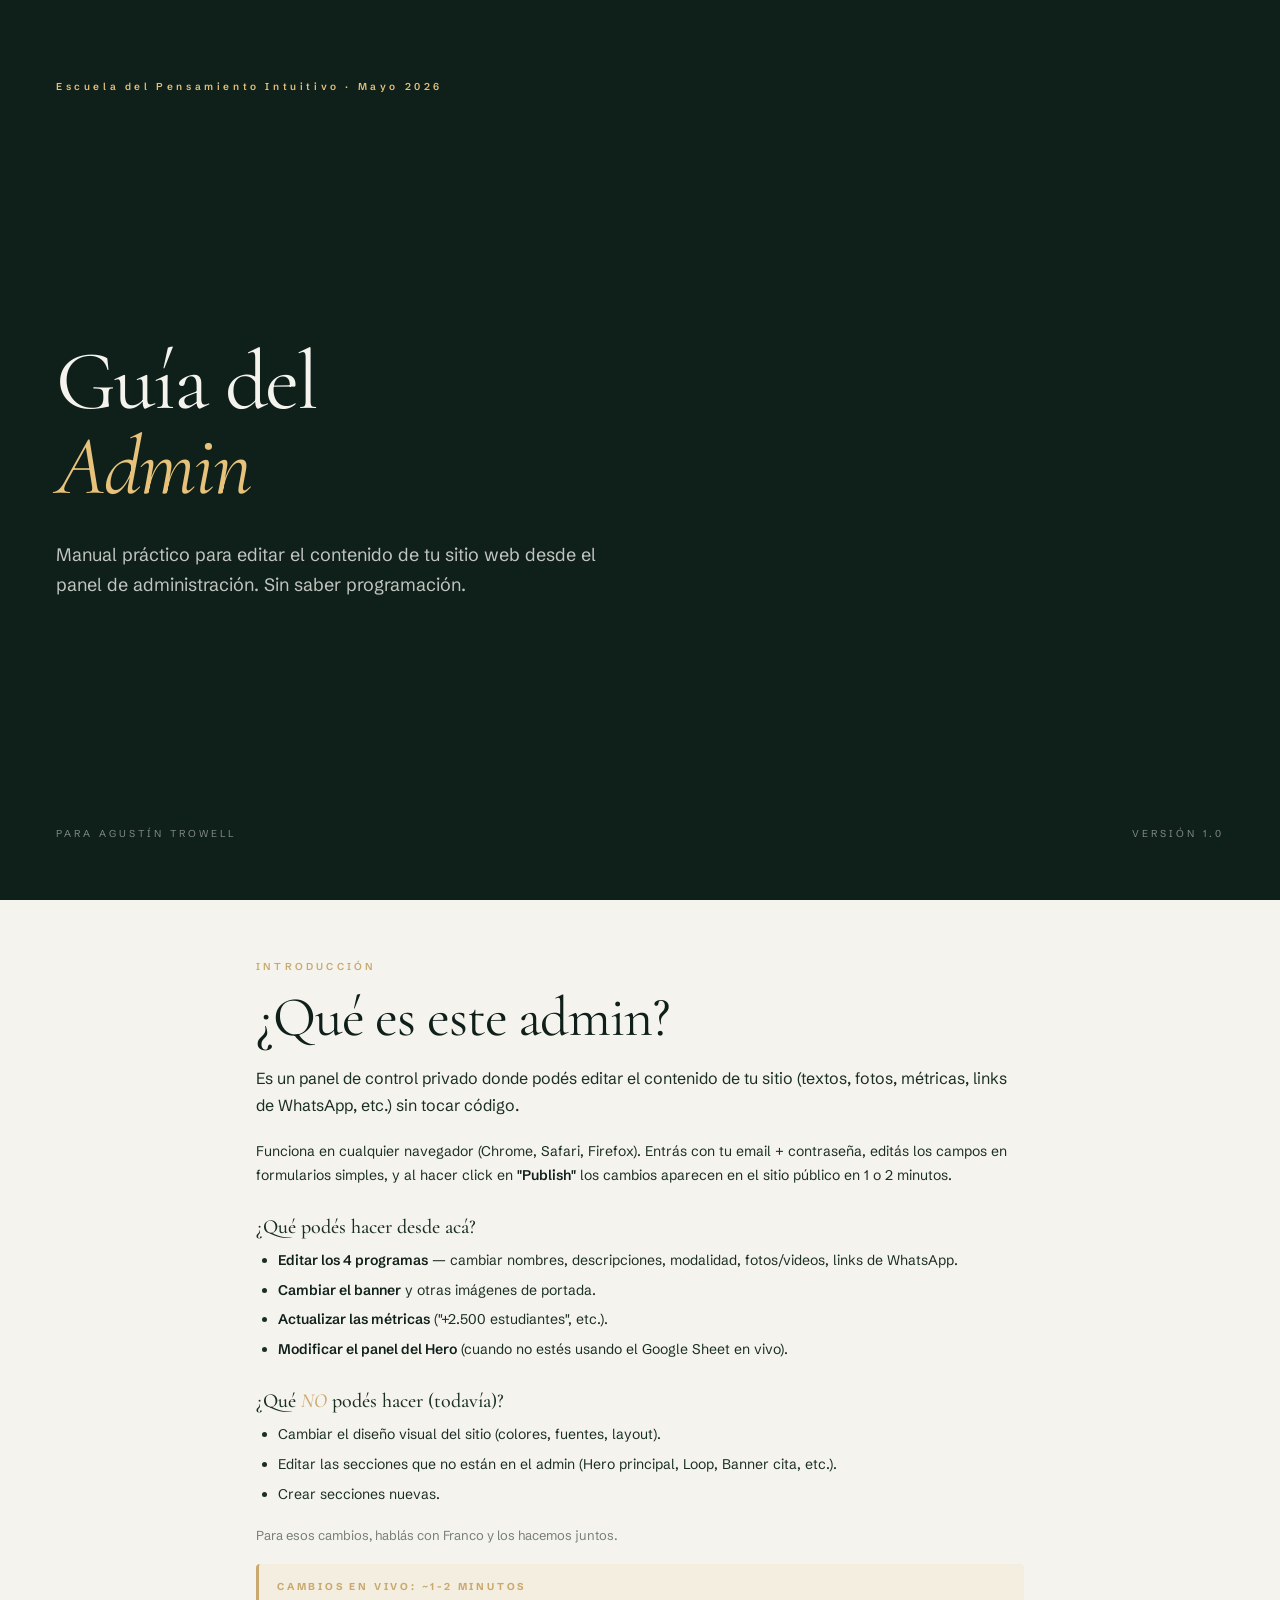
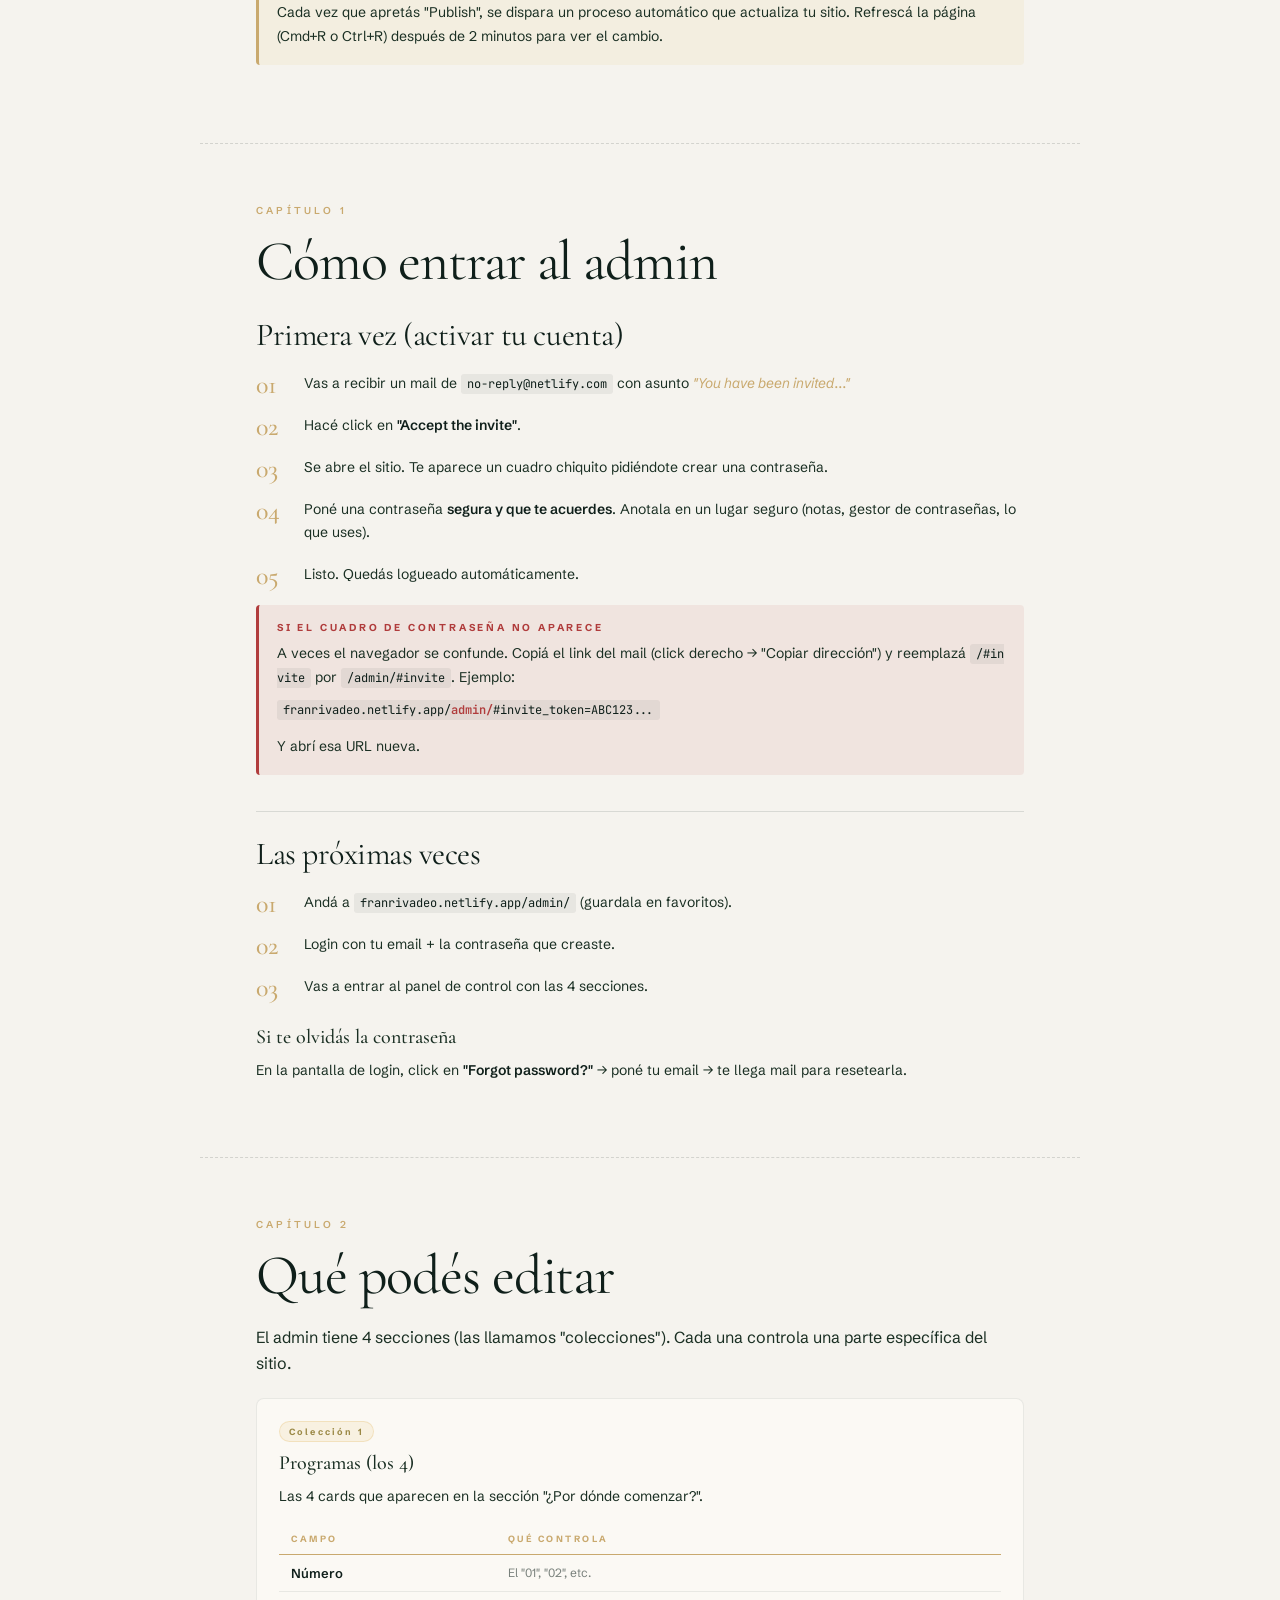
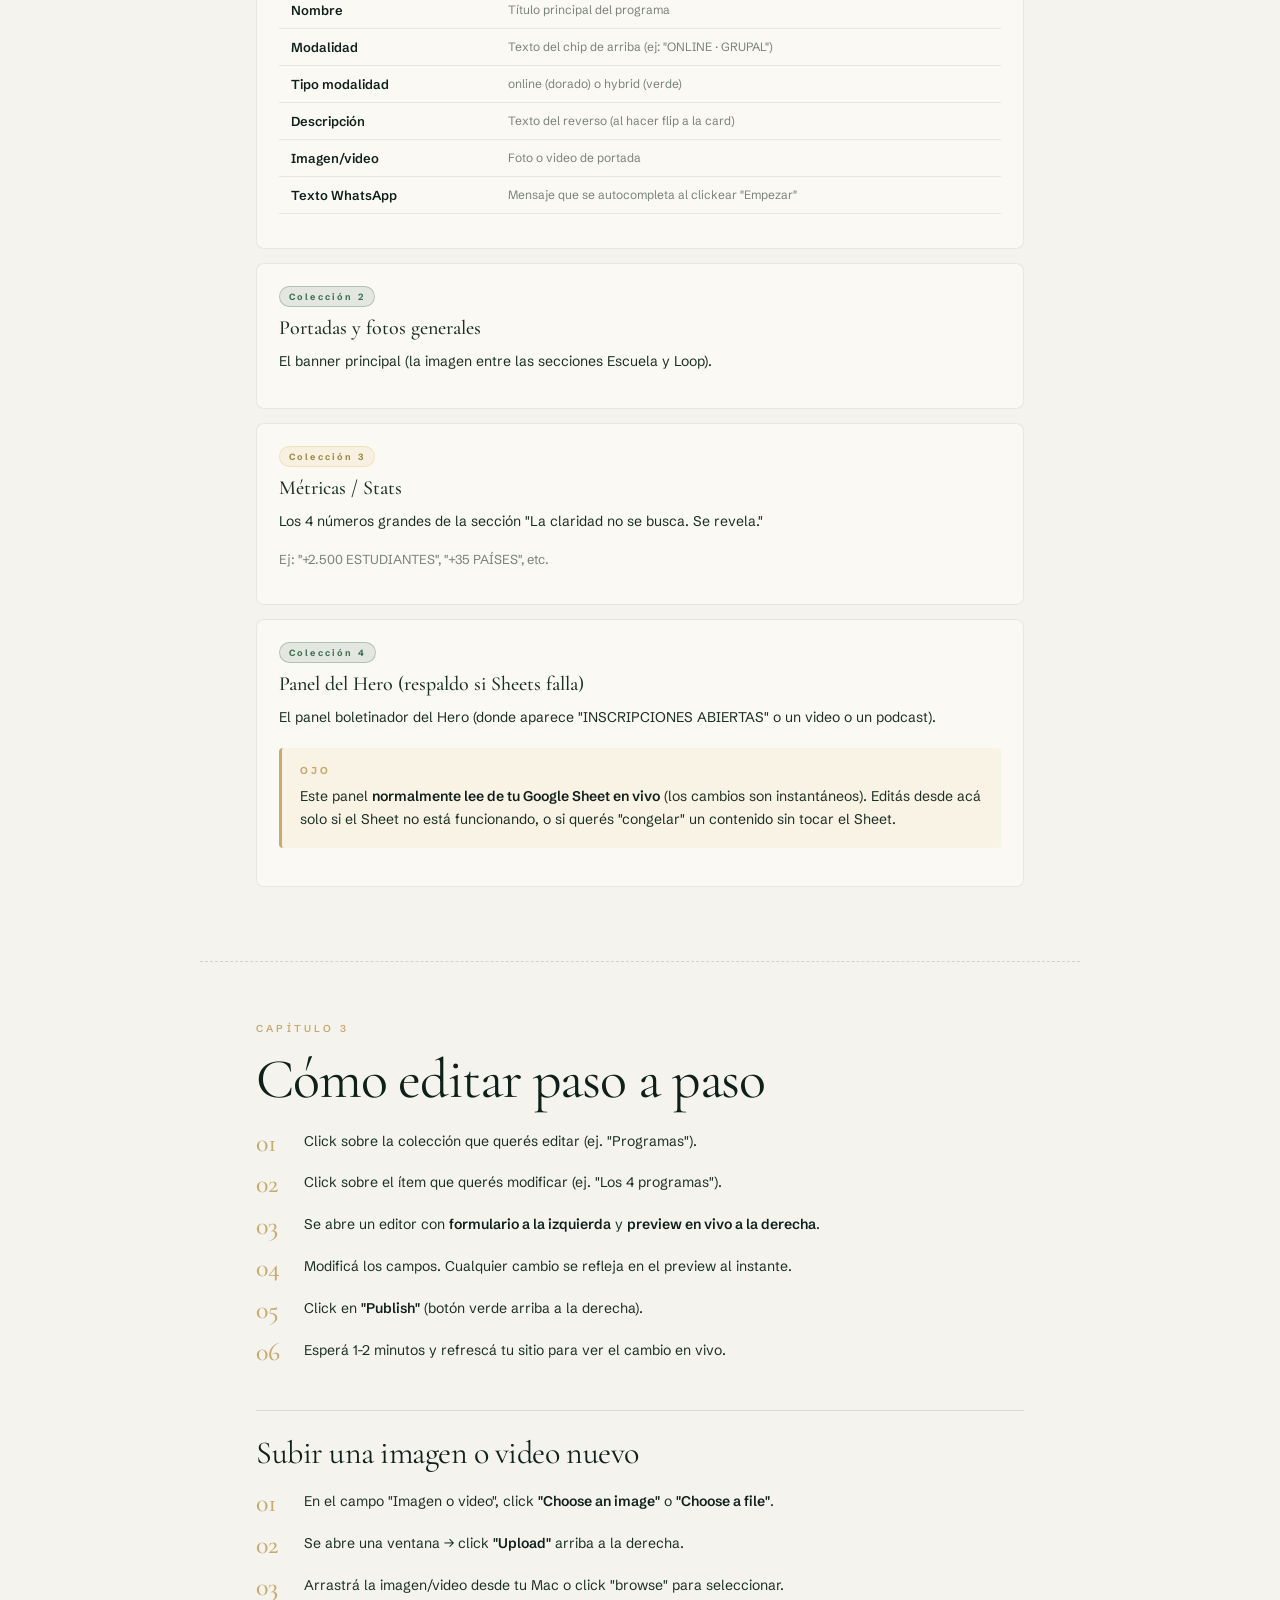
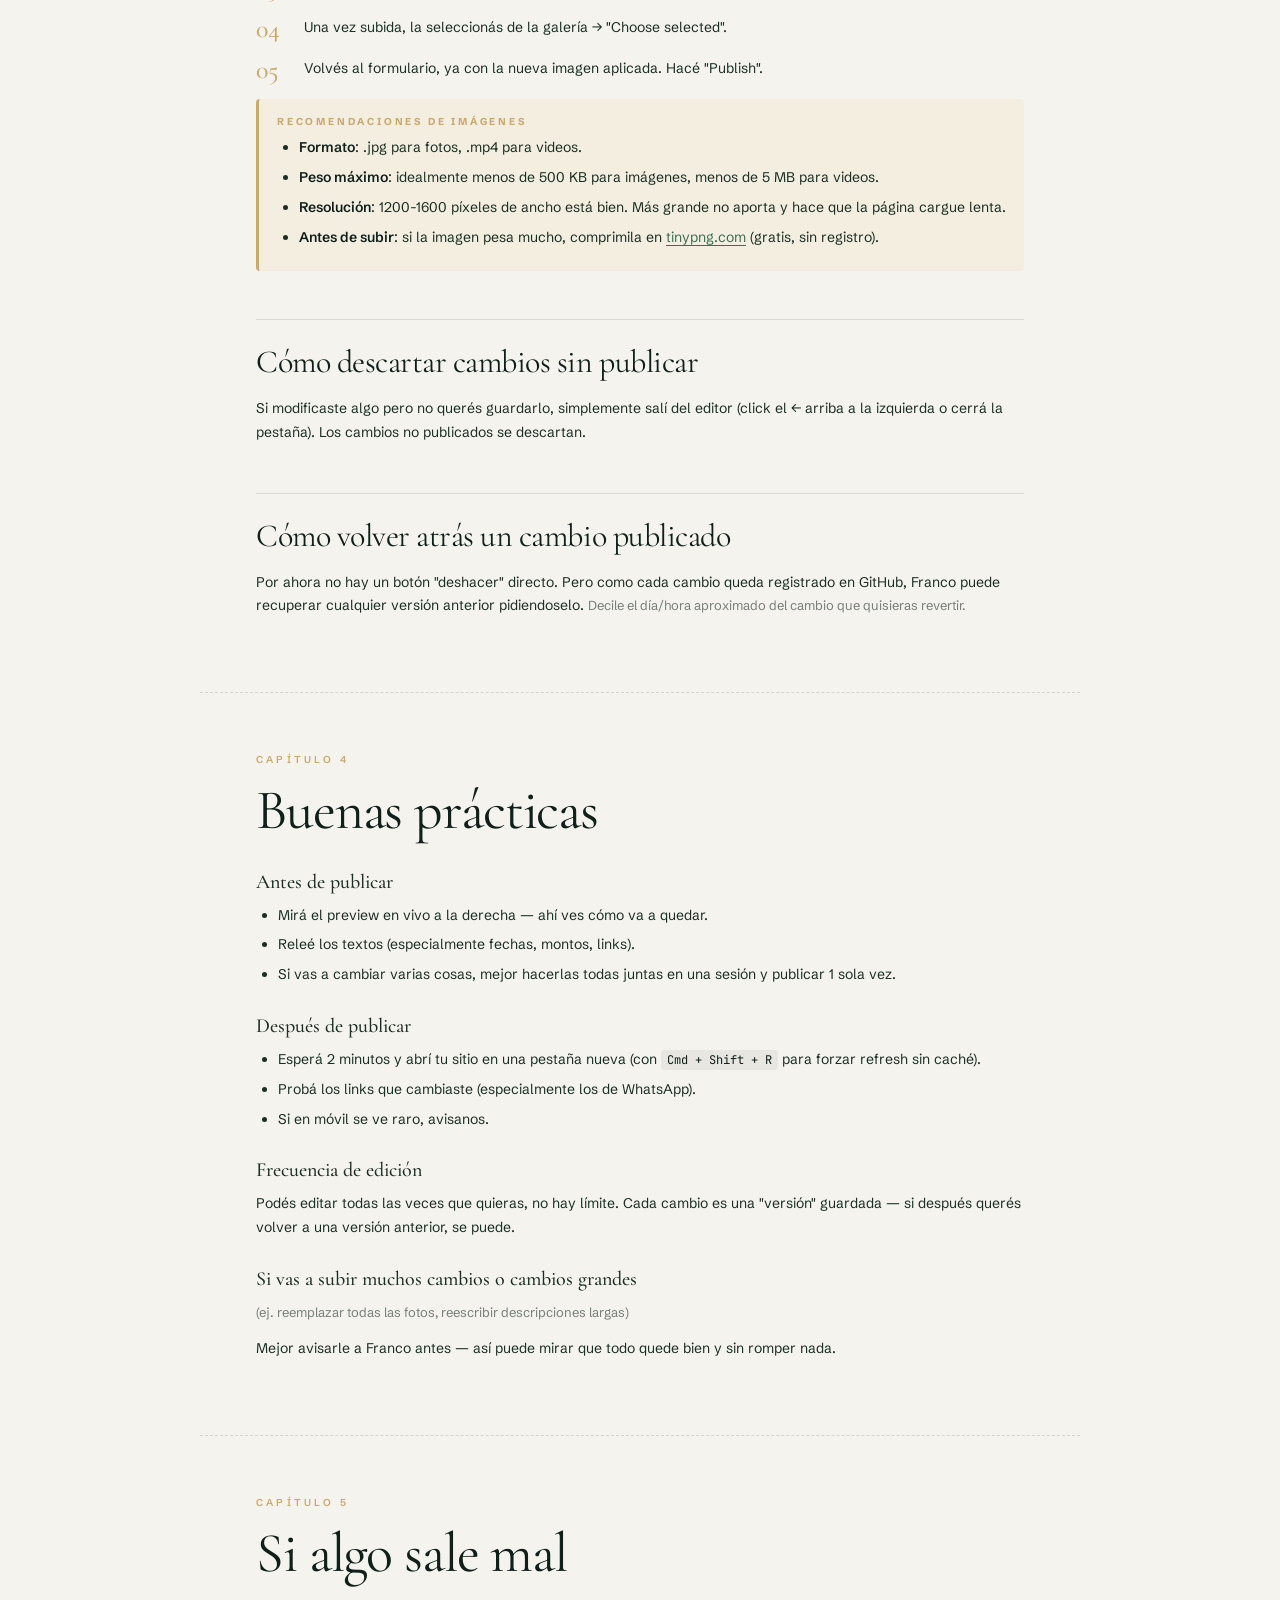
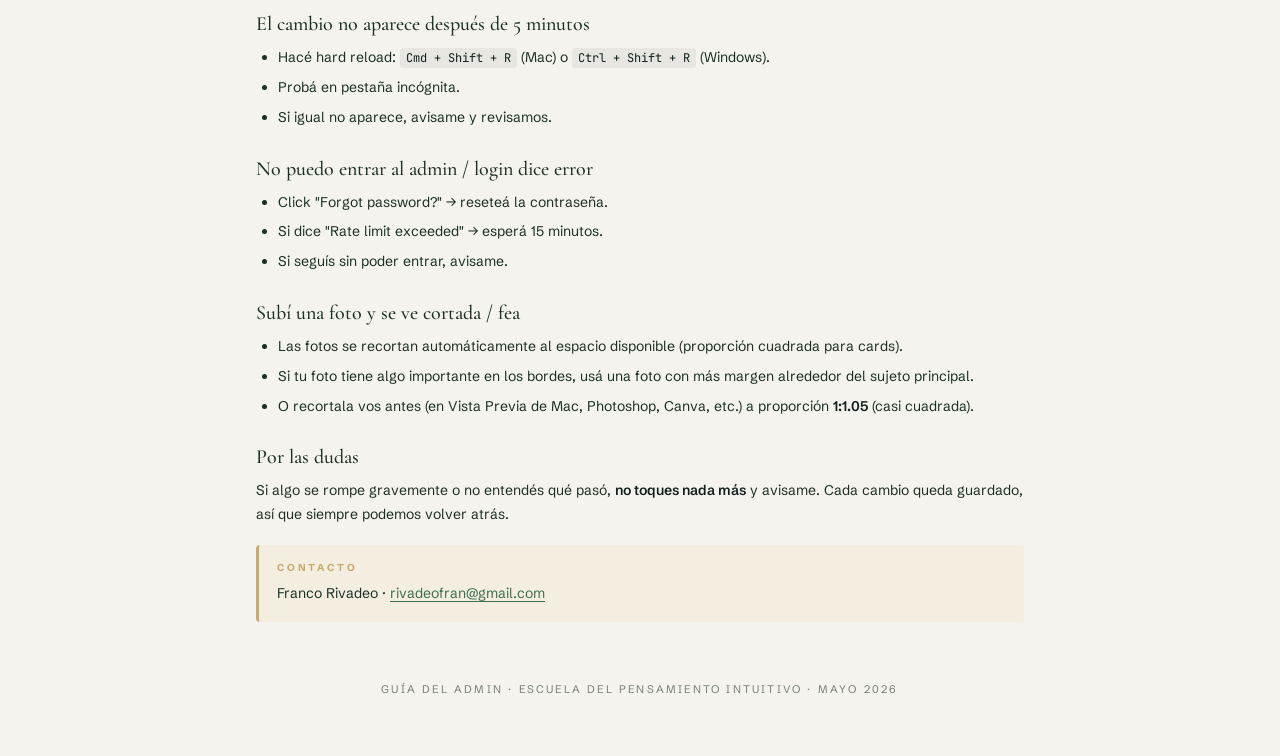
<file: guia-admin.html>
<!DOCTYPE html>
<html lang="es">
<head>
<meta charset="UTF-8" />
<meta name="viewport" content="width=device-width, initial-scale=1.0" />
<title>Guía del Admin · EPI</title>
<link rel="preconnect" href="https://fonts.googleapis.com" />
<link rel="preconnect" href="https://fonts.gstatic.com" crossorigin />
<link href="https://fonts.googleapis.com/css2?family=Cormorant+Garamond:wght@300;400;500;600&family=Schibsted+Grotesk:wght@400;500;600;700&family=JetBrains+Mono:wght@400;500&display=swap" rel="stylesheet" />
<style>
  :root {
    --cream: #f5f3ee;
    --cream-warm: #efe9d8;
    --green-deep: #0f1f1a;
    --green-jungle: #3c6e50;
    --gold: #c9a96e;
    --gold-pastel: #e6c27a;
    --ink: #1a2f23;
    --muted: rgba(15,31,26,0.55);
  }
  * { box-sizing: border-box; margin: 0; padding: 0; }
  html, body { background: var(--cream); color: var(--ink); font-family: 'Schibsted Grotesk', sans-serif; -webkit-font-smoothing: antialiased; }
  body { padding: 0; }

  .page {
    max-width: 880px;
    margin: 0 auto;
    padding: 60px 56px;
    background: var(--cream);
  }
  .page + .page { border-top: 1px dashed rgba(15,31,26,0.15); }

  /* ===== TIPOGRAFÍA ===== */
  h1, h2, h3 { font-family: 'Cormorant Garamond', serif; font-weight: 400; line-height: 1.15; color: var(--green-deep); }
  h1 { font-size: 56px; letter-spacing: -0.02em; margin-bottom: 16px; }
  h2 { font-size: 32px; letter-spacing: -0.015em; margin: 48px 0 16px; padding-top: 24px; border-top: 1px solid rgba(15,31,26,0.12); }
  h3 { font-size: 20px; font-weight: 500; margin: 28px 0 10px; color: var(--ink); }
  p { font-size: 14px; line-height: 1.7; color: var(--ink); margin-bottom: 14px; }
  .lead { font-size: 16px; line-height: 1.65; color: var(--ink); margin-bottom: 22px; }
  .eyebrow { font-size: 10px; letter-spacing: 0.32em; color: var(--gold); font-weight: 600; text-transform: uppercase; margin-bottom: 12px; display: block; }
  .muted { color: var(--muted); font-size: 13px; }
  strong { font-weight: 600; color: var(--green-deep); }
  em { font-style: italic; color: var(--gold); }
  ul, ol { padding-left: 22px; margin: 10px 0 18px; }
  li { font-size: 14px; line-height: 1.7; margin-bottom: 6px; }
  code, .code {
    font-family: 'JetBrains Mono', monospace;
    font-size: 12px;
    background: rgba(15,31,26,0.06);
    padding: 2px 6px;
    border-radius: 3px;
    color: var(--green-deep);
    word-break: break-all;
  }
  a { color: var(--green-jungle); text-decoration: underline; text-underline-offset: 3px; }

  /* ===== COVER ===== */
  .cover {
    min-height: 100vh;
    display: flex;
    flex-direction: column;
    justify-content: space-between;
    padding: 80px 56px 60px;
    background: var(--green-deep);
    color: var(--cream);
  }
  .cover .brand-stamp {
    font-size: 10px;
    letter-spacing: 0.36em;
    color: var(--gold-pastel);
    font-weight: 600;
  }
  .cover-main h1 {
    font-size: 84px;
    color: var(--cream);
    line-height: 1.02;
    letter-spacing: -0.025em;
    margin: 40px 0 30px;
  }
  .cover-main h1 em { color: var(--gold-pastel); }
  .cover-main .lead { color: rgba(245,243,238,0.78); max-width: 580px; font-size: 18px; }
  .cover-footer { display: flex; justify-content: space-between; align-items: flex-end; font-size: 10px; letter-spacing: 0.3em; color: rgba(245,243,238,0.5); }

  /* ===== BLOQUES ===== */
  .callout {
    background: rgba(230,194,122,0.12);
    border-left: 3px solid var(--gold);
    padding: 16px 18px;
    margin: 18px 0;
    border-radius: 4px;
  }
  .callout-title {
    font-size: 10px;
    letter-spacing: 0.28em;
    color: var(--gold);
    font-weight: 700;
    margin-bottom: 8px;
    text-transform: uppercase;
  }

  .danger {
    background: rgba(180,60,60,0.08);
    border-left-color: #b03c3c;
  }
  .danger .callout-title { color: #b03c3c; }

  .steps {
    counter-reset: step;
    list-style: none;
    padding-left: 0;
    margin: 18px 0;
  }
  .steps > li {
    counter-increment: step;
    padding-left: 48px;
    position: relative;
    margin-bottom: 18px;
    font-size: 14px;
    line-height: 1.7;
  }
  .steps > li::before {
    content: counter(step, decimal-leading-zero);
    position: absolute;
    left: 0;
    top: 0;
    font-family: 'Cormorant Garamond', serif;
    font-size: 26px;
    color: var(--gold);
    line-height: 1;
    font-weight: 500;
  }

  .card {
    background: #fbf9f4;
    border: 1px solid rgba(15,31,26,0.08);
    border-radius: 8px;
    padding: 20px 22px;
    margin: 14px 0;
  }
  .card .card-tag {
    display: inline-block;
    font-size: 9px;
    letter-spacing: 0.24em;
    font-weight: 700;
    padding: 4px 9px;
    border-radius: 999px;
    margin-bottom: 10px;
  }
  .card-tag.online { background: rgba(230,194,122,0.15); color: #9a8845; border: 1px solid rgba(230,194,122,0.35); }
  .card-tag.hybrid { background: rgba(60,110,80,0.12); color: var(--green-jungle); border: 1px solid rgba(60,110,80,0.3); }
  .card h3 { margin-top: 0; }

  .field-table {
    width: 100%;
    border-collapse: collapse;
    margin: 14px 0;
    font-size: 13px;
  }
  .field-table th, .field-table td {
    padding: 10px 12px;
    text-align: left;
    border-bottom: 1px solid rgba(15,31,26,0.08);
    vertical-align: top;
  }
  .field-table th {
    font-size: 9px;
    letter-spacing: 0.28em;
    color: var(--gold);
    font-weight: 700;
    text-transform: uppercase;
    border-bottom: 1px solid var(--gold);
  }
  .field-table td:first-child {
    font-weight: 600;
    color: var(--green-deep);
    width: 30%;
  }
  .field-table td:last-child {
    color: var(--muted);
    font-size: 12px;
  }

  .toc {
    margin: 30px 0 0;
    padding: 24px 0;
    border-top: 1px solid rgba(245,243,238,0.2);
  }
  .toc-title {
    font-size: 10px;
    letter-spacing: 0.32em;
    color: var(--gold-pastel);
    margin-bottom: 16px;
    font-weight: 600;
  }
  .toc-list { list-style: none; padding: 0; }
  .toc-list li {
    display: flex;
    justify-content: space-between;
    align-items: baseline;
    padding: 7px 0;
    font-size: 13px;
    color: rgba(245,243,238,0.85);
    border-bottom: 1px dotted rgba(245,243,238,0.15);
  }
  .toc-list .toc-num {
    font-family: 'JetBrains Mono', monospace;
    font-size: 10px;
    color: var(--gold-pastel);
    margin-right: 14px;
  }

  /* ===== IMPRESIÓN ===== */
  @media print {
    @page {
      size: A4;
      margin: 14mm;
    }
    body, html { background: white; }
    .page {
      max-width: 100%;
      padding: 0;
      page-break-after: always;
    }
    .page:last-child { page-break-after: auto; }
    .cover {
      min-height: auto;
      page-break-after: always;
      padding: 40mm 14mm;
    }
    h2 { page-break-after: avoid; }
    h3 { page-break-after: avoid; }
    .card, .callout, .steps > li { page-break-inside: avoid; }
    a { color: var(--green-jungle); }
    .no-print { display: none !important; }
  }
</style>
</head>
<body>

<!-- ============ COVER ============ -->
<section class="cover">
  <div>
    <div class="brand-stamp">Escuela del Pensamiento Intuitivo · Mayo 2026</div>
  </div>
  <div class="cover-main">
    <h1>Guía del<br><em>Admin</em></h1>
    <p class="lead">Manual práctico para editar el contenido de tu sitio web desde el panel de administración. Sin saber programación.</p>
  </div>
  <div class="cover-footer">
    <div>PARA AGUSTÍN TROWELL</div>
    <div>VERSIÓN 1.0</div>
  </div>
</section>

<!-- ============ INTRO + TOC ============ -->
<section class="page">
  <span class="eyebrow">Introducción</span>
  <h1>¿Qué es este admin?</h1>
  <p class="lead">Es un panel de control privado donde podés editar el contenido de tu sitio (textos, fotos, métricas, links de WhatsApp, etc.) sin tocar código.</p>
  <p>Funciona en cualquier navegador (Chrome, Safari, Firefox). Entrás con tu email + contraseña, editás los campos en formularios simples, y al hacer click en <strong>"Publish"</strong> los cambios aparecen en el sitio público en 1 o 2 minutos.</p>

  <h3>¿Qué podés hacer desde acá?</h3>
  <ul>
    <li><strong>Editar los 4 programas</strong> — cambiar nombres, descripciones, modalidad, fotos/videos, links de WhatsApp.</li>
    <li><strong>Cambiar el banner</strong> y otras imágenes de portada.</li>
    <li><strong>Actualizar las métricas</strong> ("+2.500 estudiantes", etc.).</li>
    <li><strong>Modificar el panel del Hero</strong> (cuando no estés usando el Google Sheet en vivo).</li>
  </ul>

  <h3>¿Qué <em>NO</em> podés hacer (todavía)?</h3>
  <ul>
    <li>Cambiar el diseño visual del sitio (colores, fuentes, layout).</li>
    <li>Editar las secciones que no están en el admin (Hero principal, Loop, Banner cita, etc.).</li>
    <li>Crear secciones nuevas.</li>
  </ul>
  <p class="muted">Para esos cambios, hablás con Franco y los hacemos juntos.</p>

  <div class="callout">
    <div class="callout-title">Cambios en vivo: ~1-2 minutos</div>
    <p style="margin:0">Cada vez que apretás "Publish", se dispara un proceso automático que actualiza tu sitio. Refrescá la página (Cmd+R o Ctrl+R) después de 2 minutos para ver el cambio.</p>
  </div>
</section>

<!-- ============ CÓMO ENTRAR ============ -->
<section class="page">
  <span class="eyebrow">Capítulo 1</span>
  <h1>Cómo entrar al admin</h1>

  <h2 style="border:none; padding-top:0; margin-top:24px">Primera vez (activar tu cuenta)</h2>
  <ol class="steps">
    <li>Vas a recibir un mail de <code>no-reply@netlify.com</code> con asunto <em>"You have been invited..."</em></li>
    <li>Hacé click en <strong>"Accept the invite"</strong>.</li>
    <li>Se abre el sitio. Te aparece un cuadro chiquito pidiéndote crear una contraseña.</li>
    <li>Poné una contraseña <strong>segura y que te acuerdes</strong>. Anotala en un lugar seguro (notas, gestor de contraseñas, lo que uses).</li>
    <li>Listo. Quedás logueado automáticamente.</li>
  </ol>

  <div class="callout danger">
    <div class="callout-title">Si el cuadro de contraseña no aparece</div>
    <p style="margin:0">A veces el navegador se confunde. Copiá el link del mail (click derecho → "Copiar dirección") y reemplazá <code>/#invite</code> por <code>/admin/#invite</code>. Ejemplo:</p>
    <p style="margin-top:8px"><code>franrivadeo.netlify.app/<strong style="color:#b03c3c">admin/</strong>#invite_token=ABC123...</code></p>
    <p style="margin-top:8px;margin-bottom:0">Y abrí esa URL nueva.</p>
  </div>

  <h2 style="margin-top:36px">Las próximas veces</h2>
  <ol class="steps">
    <li>Andá a <code>franrivadeo.netlify.app/admin/</code> (guardala en favoritos).</li>
    <li>Login con tu email + la contraseña que creaste.</li>
    <li>Vas a entrar al panel de control con las 4 secciones.</li>
  </ol>

  <h3>Si te olvidás la contraseña</h3>
  <p>En la pantalla de login, click en <strong>"Forgot password?"</strong> → poné tu email → te llega mail para resetearla.</p>
</section>

<!-- ============ COLECCIONES ============ -->
<section class="page">
  <span class="eyebrow">Capítulo 2</span>
  <h1>Qué podés editar</h1>
  <p class="lead">El admin tiene 4 secciones (las llamamos "colecciones"). Cada una controla una parte específica del sitio.</p>

  <!-- PROGRAMAS -->
  <div class="card">
    <span class="card-tag online">Colección 1</span>
    <h3>Programas (los 4)</h3>
    <p>Las 4 cards que aparecen en la sección "¿Por dónde comenzar?".</p>
    <table class="field-table">
      <thead>
        <tr><th>Campo</th><th>Qué controla</th></tr>
      </thead>
      <tbody>
        <tr><td>Número</td><td>El "01", "02", etc.</td></tr>
        <tr><td>Nombre</td><td>Título principal del programa</td></tr>
        <tr><td>Modalidad</td><td>Texto del chip de arriba (ej: "ONLINE · GRUPAL")</td></tr>
        <tr><td>Tipo modalidad</td><td>online (dorado) o hybrid (verde)</td></tr>
        <tr><td>Descripción</td><td>Texto del reverso (al hacer flip a la card)</td></tr>
        <tr><td>Imagen/video</td><td>Foto o video de portada</td></tr>
        <tr><td>Texto WhatsApp</td><td>Mensaje que se autocompleta al clickear "Empezar"</td></tr>
      </tbody>
    </table>
  </div>

  <!-- PORTADAS -->
  <div class="card">
    <span class="card-tag hybrid">Colección 2</span>
    <h3>Portadas y fotos generales</h3>
    <p>El banner principal (la imagen entre las secciones Escuela y Loop).</p>
  </div>

  <!-- STATS -->
  <div class="card">
    <span class="card-tag online">Colección 3</span>
    <h3>Métricas / Stats</h3>
    <p>Los 4 números grandes de la sección "La claridad no se busca. Se revela."</p>
    <p class="muted">Ej: "+2.500 ESTUDIANTES", "+35 PAÍSES", etc.</p>
  </div>

  <!-- PANEL HERO -->
  <div class="card">
    <span class="card-tag hybrid">Colección 4</span>
    <h3>Panel del Hero (respaldo si Sheets falla)</h3>
    <p>El panel boletinador del Hero (donde aparece "INSCRIPCIONES ABIERTAS" o un video o un podcast).</p>
    <div class="callout">
      <div class="callout-title">Ojo</div>
      <p style="margin:0">Este panel <strong>normalmente lee de tu Google Sheet en vivo</strong> (los cambios son instantáneos). Editás desde acá solo si el Sheet no está funcionando, o si querés "congelar" un contenido sin tocar el Sheet.</p>
    </div>
  </div>
</section>

<!-- ============ CÓMO EDITAR ============ -->
<section class="page">
  <span class="eyebrow">Capítulo 3</span>
  <h1>Cómo editar paso a paso</h1>

  <ol class="steps">
    <li>Click sobre la colección que querés editar (ej. "Programas").</li>
    <li>Click sobre el ítem que querés modificar (ej. "Los 4 programas").</li>
    <li>Se abre un editor con <strong>formulario a la izquierda</strong> y <strong>preview en vivo a la derecha</strong>.</li>
    <li>Modificá los campos. Cualquier cambio se refleja en el preview al instante.</li>
    <li>Click en <strong>"Publish"</strong> (botón verde arriba a la derecha).</li>
    <li>Esperá 1-2 minutos y refrescá tu sitio para ver el cambio en vivo.</li>
  </ol>

  <h2>Subir una imagen o video nuevo</h2>
  <ol class="steps">
    <li>En el campo "Imagen o video", click <strong>"Choose an image"</strong> o <strong>"Choose a file"</strong>.</li>
    <li>Se abre una ventana → click <strong>"Upload"</strong> arriba a la derecha.</li>
    <li>Arrastrá la imagen/video desde tu Mac o click "browse" para seleccionar.</li>
    <li>Una vez subida, la seleccionás de la galería → "Choose selected".</li>
    <li>Volvés al formulario, ya con la nueva imagen aplicada. Hacé "Publish".</li>
  </ol>

  <div class="callout">
    <div class="callout-title">Recomendaciones de imágenes</div>
    <ul style="margin:6px 0 0">
      <li><strong>Formato</strong>: .jpg para fotos, .mp4 para videos.</li>
      <li><strong>Peso máximo</strong>: idealmente menos de 500 KB para imágenes, menos de 5 MB para videos.</li>
      <li><strong>Resolución</strong>: 1200-1600 píxeles de ancho está bien. Más grande no aporta y hace que la página cargue lenta.</li>
      <li><strong>Antes de subir</strong>: si la imagen pesa mucho, comprimila en <a href="https://tinypng.com">tinypng.com</a> (gratis, sin registro).</li>
    </ul>
  </div>

  <h2>Cómo descartar cambios sin publicar</h2>
  <p>Si modificaste algo pero no querés guardarlo, simplemente salí del editor (click el ← arriba a la izquierda o cerrá la pestaña). Los cambios no publicados se descartan.</p>

  <h2>Cómo volver atrás un cambio publicado</h2>
  <p>Por ahora no hay un botón "deshacer" directo. Pero como cada cambio queda registrado en GitHub, Franco puede recuperar cualquier versión anterior pidiendoselo. <span class="muted">Decile el día/hora aproximado del cambio que quisieras revertir.</span></p>
</section>

<!-- ============ BUENAS PRÁCTICAS ============ -->
<section class="page">
  <span class="eyebrow">Capítulo 4</span>
  <h1>Buenas prácticas</h1>

  <h3>Antes de publicar</h3>
  <ul>
    <li>Mirá el preview en vivo a la derecha — ahí ves cómo va a quedar.</li>
    <li>Releé los textos (especialmente fechas, montos, links).</li>
    <li>Si vas a cambiar varias cosas, mejor hacerlas todas juntas en una sesión y publicar 1 sola vez.</li>
  </ul>

  <h3>Después de publicar</h3>
  <ul>
    <li>Esperá 2 minutos y abrí tu sitio en una pestaña nueva (con <code>Cmd + Shift + R</code> para forzar refresh sin caché).</li>
    <li>Probá los links que cambiaste (especialmente los de WhatsApp).</li>
    <li>Si en móvil se ve raro, avisanos.</li>
  </ul>

  <h3>Frecuencia de edición</h3>
  <p>Podés editar todas las veces que quieras, no hay límite. Cada cambio es una "versión" guardada — si después querés volver a una versión anterior, se puede.</p>

  <h3>Si vas a subir muchos cambios o cambios grandes</h3>
  <p class="muted">(ej. reemplazar todas las fotos, reescribir descripciones largas)</p>
  <p>Mejor avisarle a Franco antes — así puede mirar que todo quede bien y sin romper nada.</p>
</section>

<!-- ============ TROUBLESHOOTING ============ -->
<section class="page">
  <span class="eyebrow">Capítulo 5</span>
  <h1>Si algo sale mal</h1>

  <h3>El cambio no aparece después de 5 minutos</h3>
  <ul>
    <li>Hacé hard reload: <code>Cmd + Shift + R</code> (Mac) o <code>Ctrl + Shift + R</code> (Windows).</li>
    <li>Probá en pestaña incógnita.</li>
    <li>Si igual no aparece, avisame y revisamos.</li>
  </ul>

  <h3>No puedo entrar al admin / login dice error</h3>
  <ul>
    <li>Click "Forgot password?" → reseteá la contraseña.</li>
    <li>Si dice "Rate limit exceeded" → esperá 15 minutos.</li>
    <li>Si seguís sin poder entrar, avisame.</li>
  </ul>

  <h3>Subí una foto y se ve cortada / fea</h3>
  <ul>
    <li>Las fotos se recortan automáticamente al espacio disponible (proporción cuadrada para cards).</li>
    <li>Si tu foto tiene algo importante en los bordes, usá una foto con más margen alrededor del sujeto principal.</li>
    <li>O recortala vos antes (en Vista Previa de Mac, Photoshop, Canva, etc.) a proporción <strong>1:1.05</strong> (casi cuadrada).</li>
  </ul>

  <h3>Por las dudas</h3>
  <p>Si algo se rompe gravemente o no entendés qué pasó, <strong>no toques nada más</strong> y avisame. Cada cambio queda guardado, así que siempre podemos volver atrás.</p>

  <div class="callout">
    <div class="callout-title">Contacto</div>
    <p style="margin:0">Franco Rivadeo · <a href="mailto:rivadeofran@gmail.com">rivadeofran@gmail.com</a></p>
  </div>

  <div style="margin-top:60px; text-align:center; color:var(--muted); font-size:11px; letter-spacing:0.2em;">
    GUÍA DEL ADMIN · ESCUELA DEL PENSAMIENTO INTUITIVO · MAYO 2026
  </div>
</section>

</body>
</html>
</file>
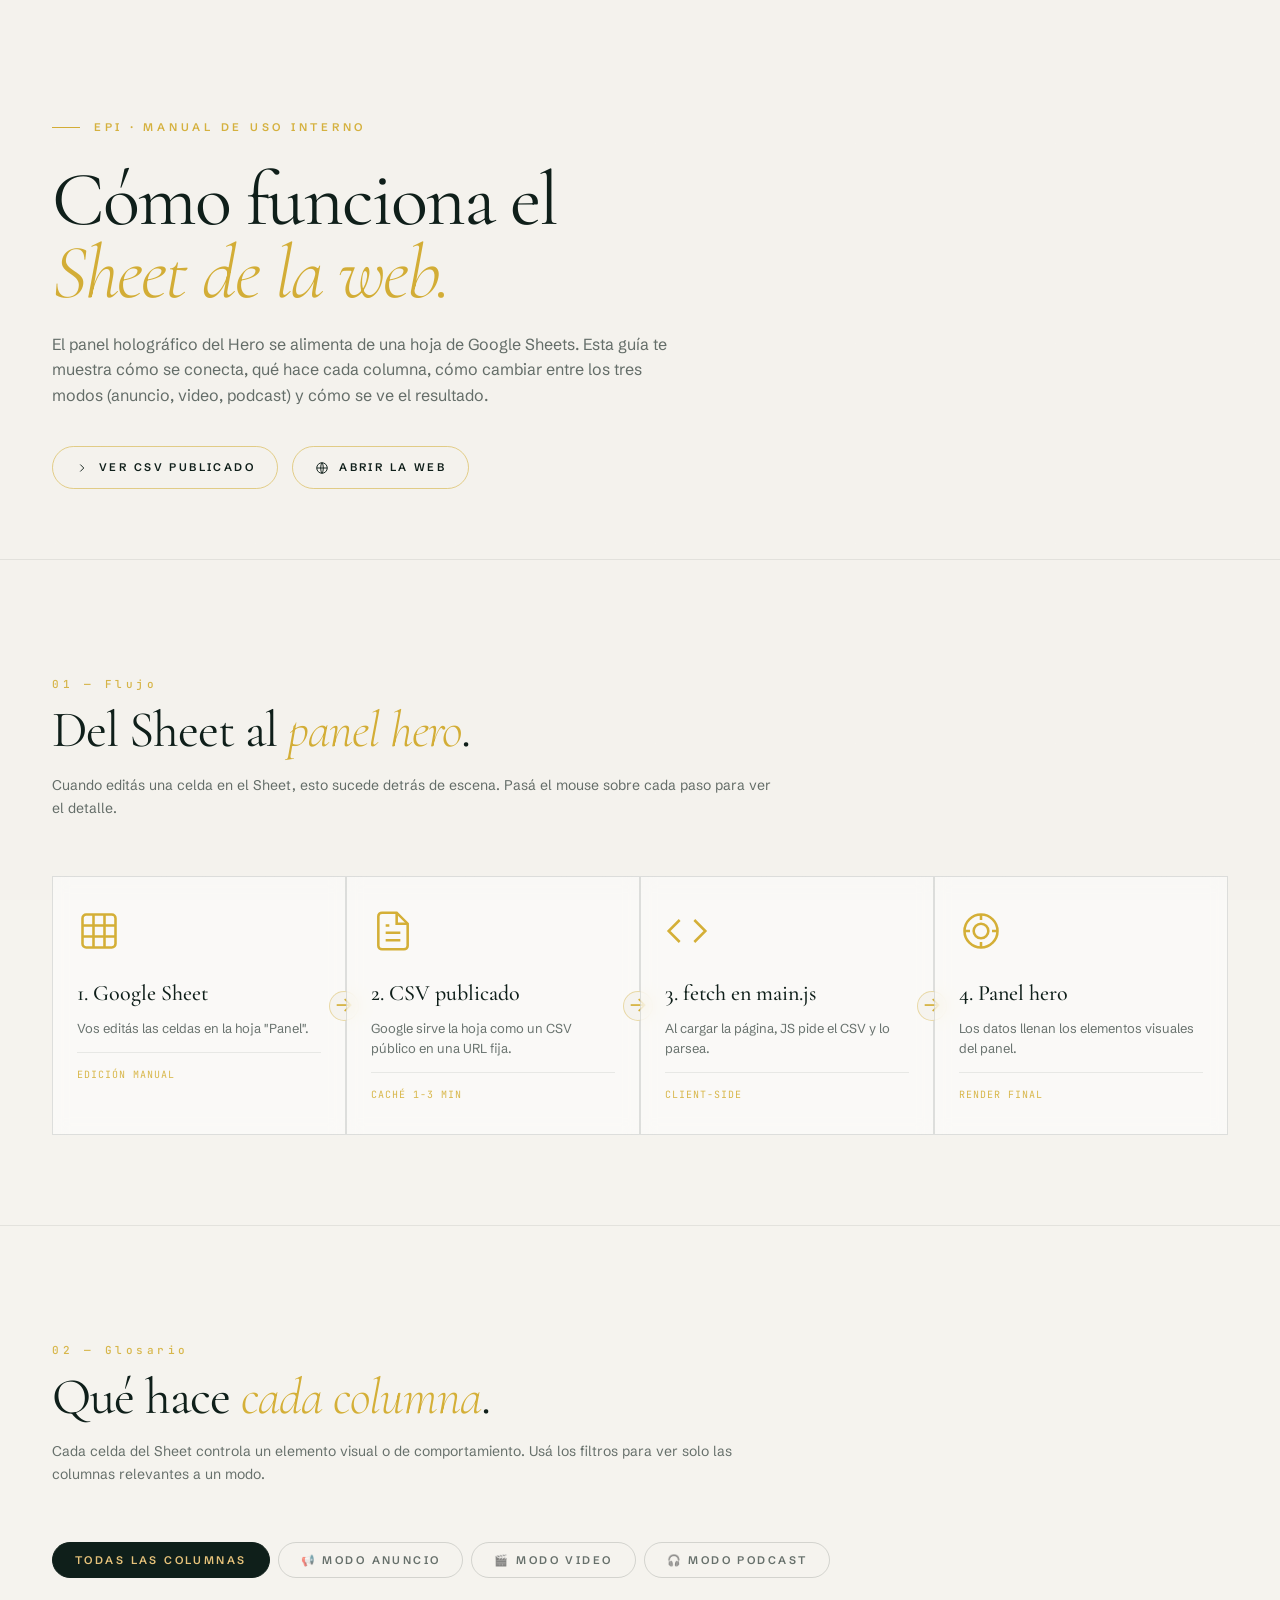
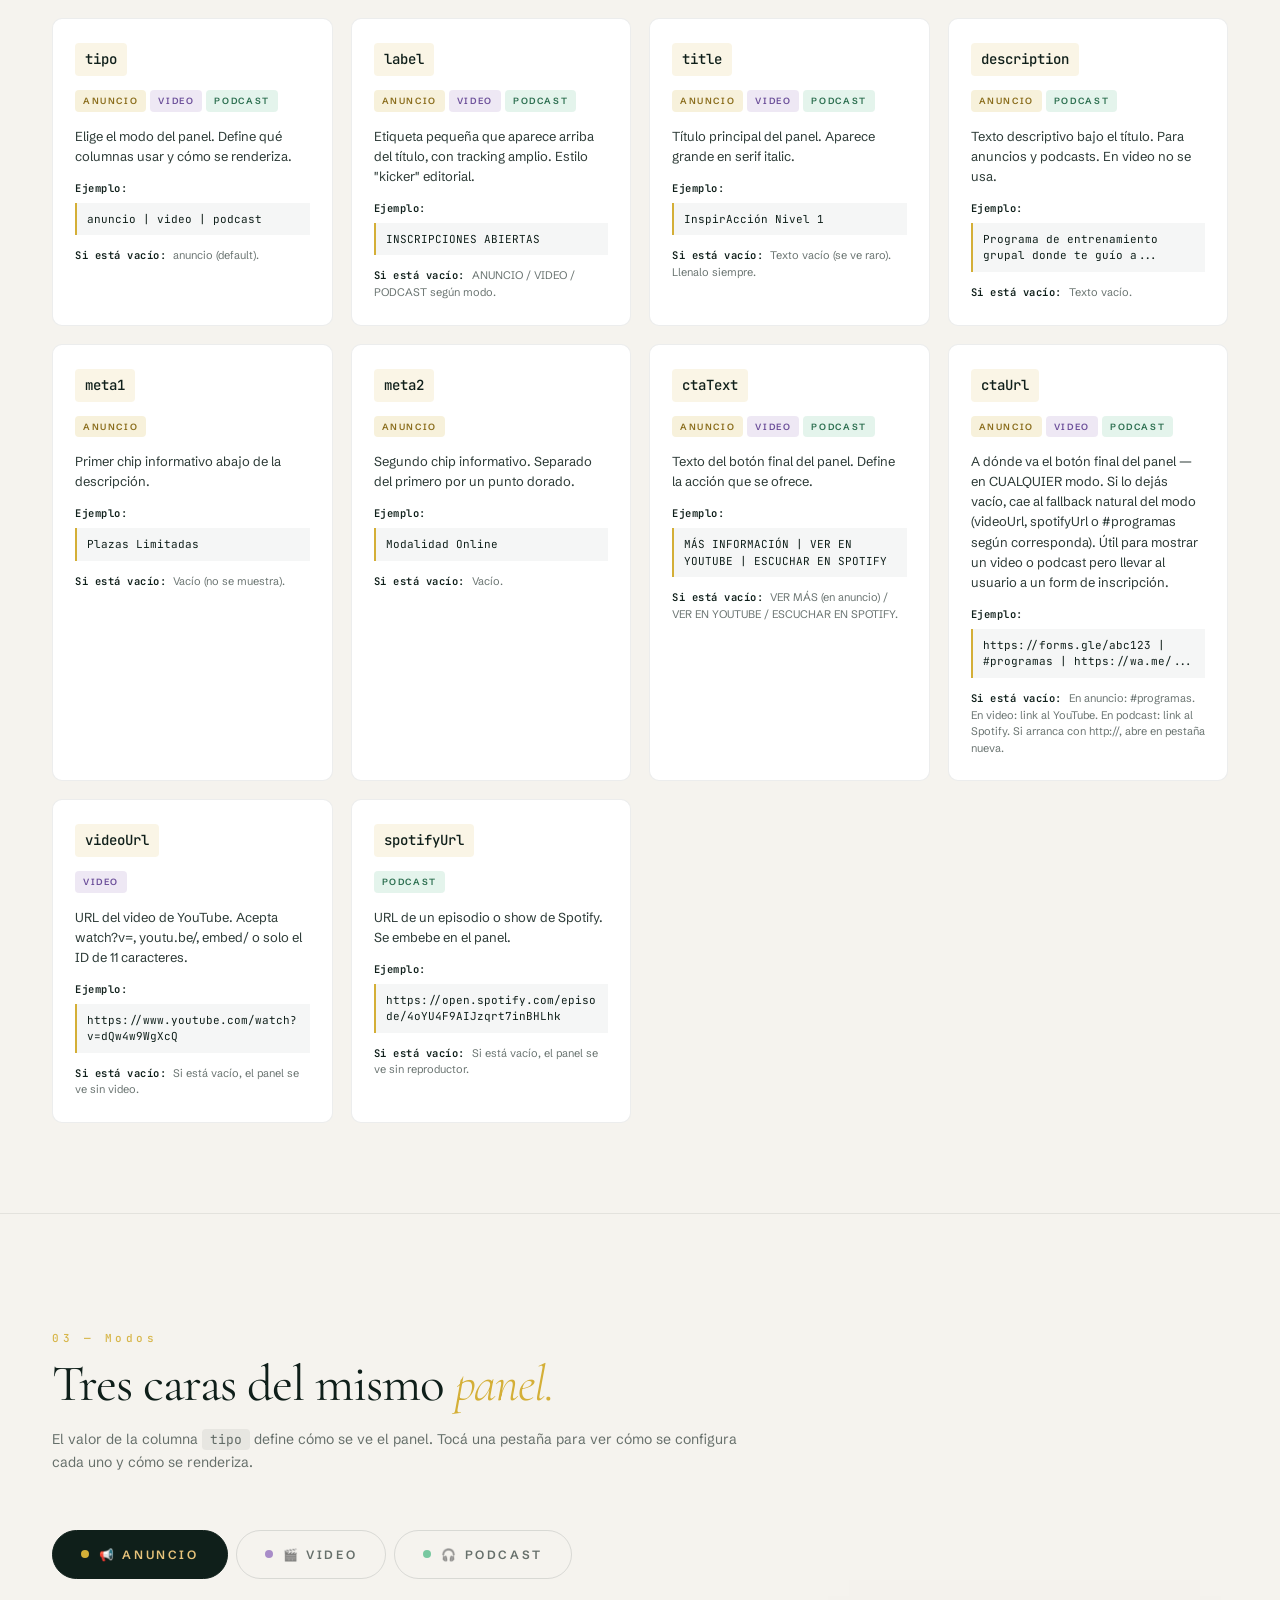
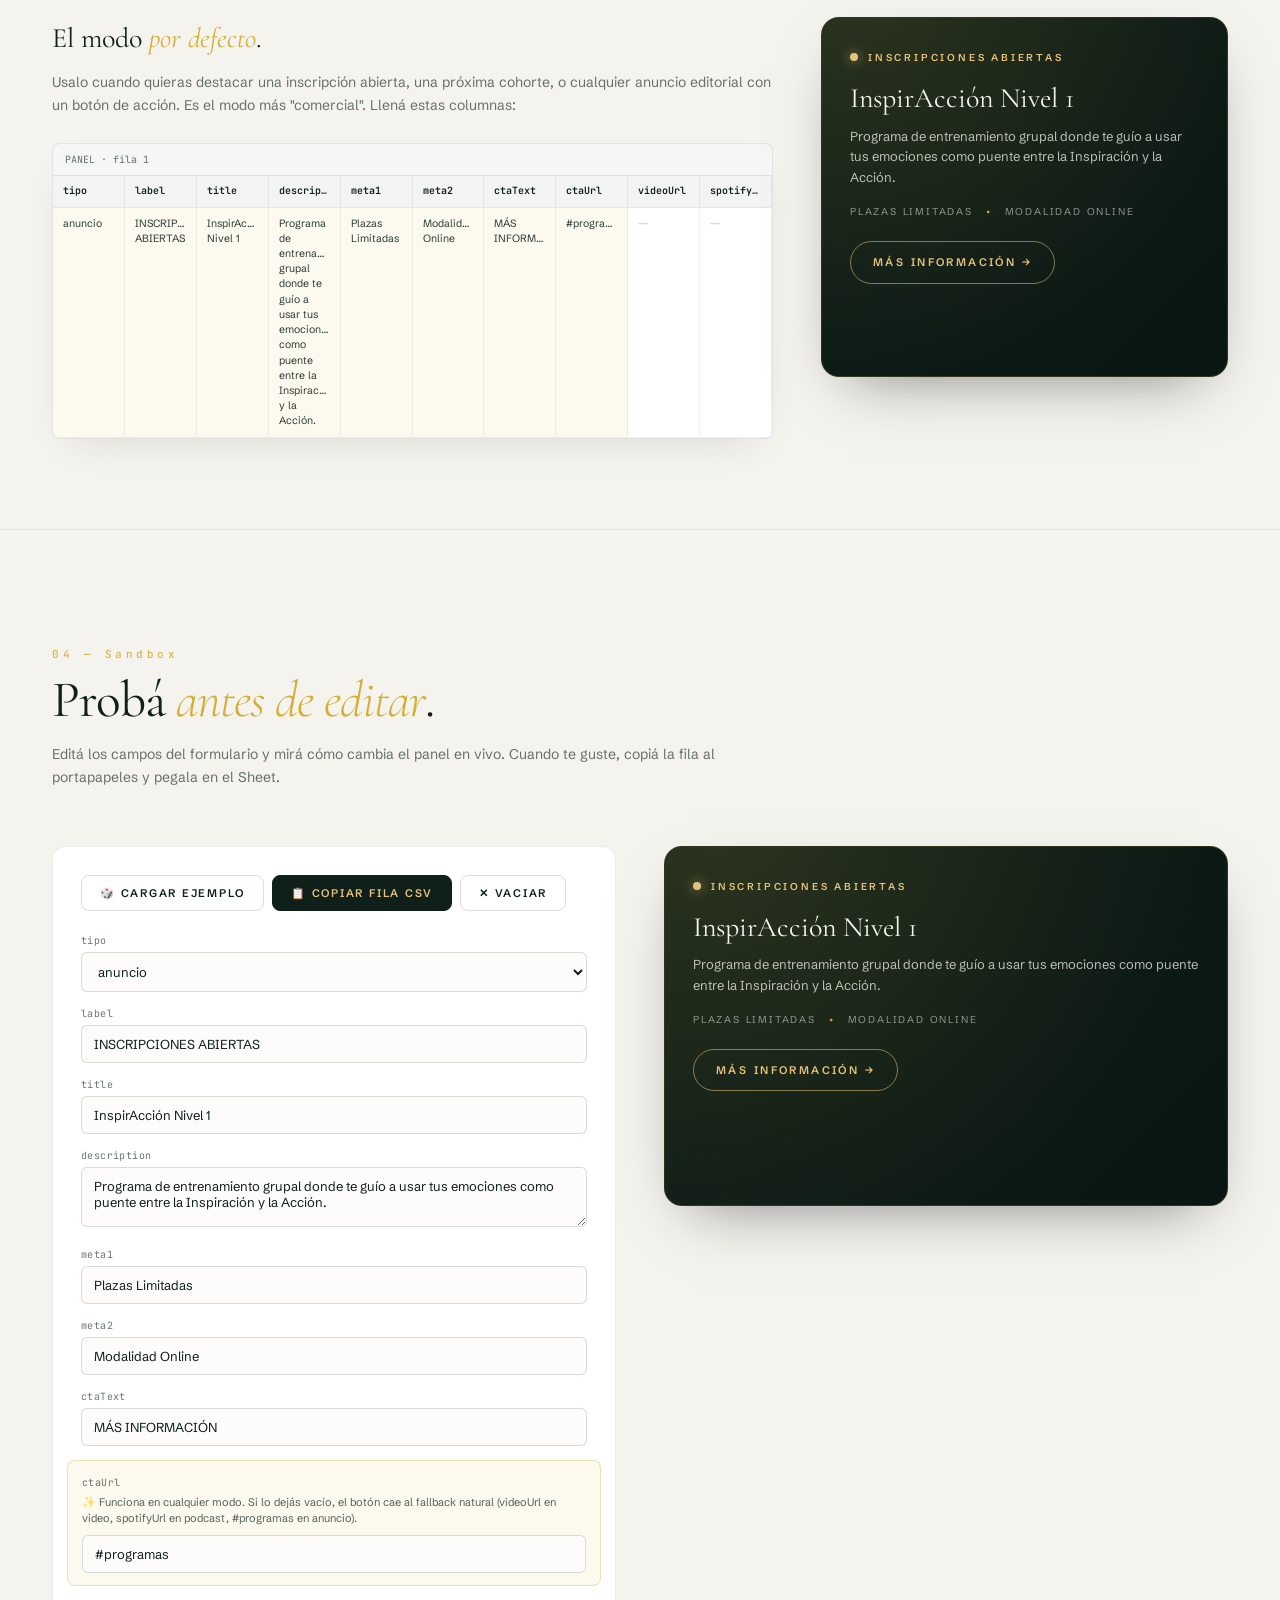
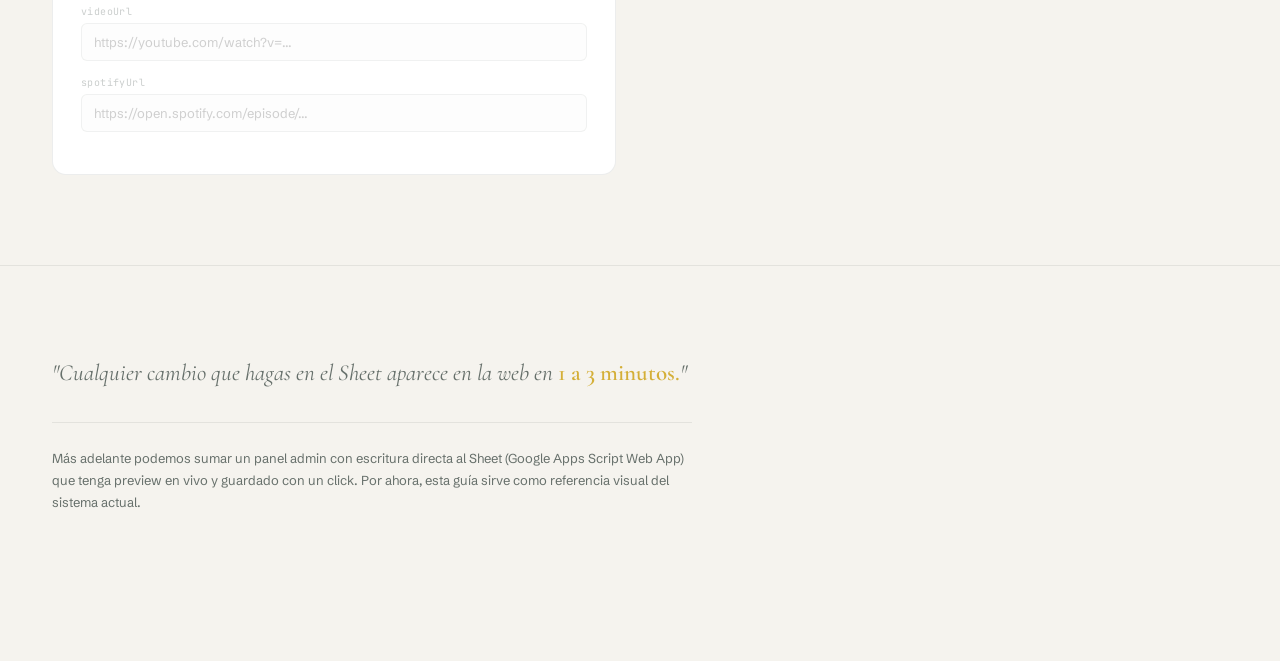
<file: guia-sheet.html>
<!doctype html>
<html lang="es">
<head>
<meta charset="utf-8" />
<meta name="viewport" content="width=device-width,initial-scale=1" />
<title>EPI — Guía del Sheet</title>
<link rel="preconnect" href="https://fonts.googleapis.com">
<link rel="preconnect" href="https://fonts.gstatic.com" crossorigin>
<link href="https://fonts.googleapis.com/css2?family=Cormorant+Garamond:ital,wght@0,300;0,400;0,500;0,600;1,400&family=Schibsted+Grotesk:wght@400;500;600;700&family=JetBrains+Mono:wght@400;500&display=swap" rel="stylesheet">
<style>
  :root {
    --green-deep: #0f1f1a;
    --green-jungle: #1a2f23;
    --soft-black: #0a0f0c;
    --gold: #d4af37;
    --gold-pastel: #e6c27a;
    --cream: #f5f3ee;
    --cream-warm: #ebe6da;
    --ink: rgba(15, 31, 26, 0.88);
    --ink-soft: rgba(15, 31, 26, 0.62);
    --ease: cubic-bezier(0.22, 1, 0.36, 1);
  }
  * { box-sizing: border-box; margin: 0; padding: 0; }
  html, body {
    background: var(--cream);
    color: var(--ink);
    font-family: 'Schibsted Grotesk', sans-serif;
    -webkit-font-smoothing: antialiased;
    line-height: 1.5;
    overflow-x: hidden;
  }
  ::selection { background: var(--gold-pastel); color: var(--green-deep); }

  /* Grain overlay (mismo lenguaje del sitio) */
  .grain {
    position: fixed; inset: 0;
    pointer-events: none;
    z-index: 9998;
    opacity: 0.08;
    mix-blend-mode: overlay;
    background-image: url("data:image/svg+xml;utf8,<svg viewBox='0 0 200 200' xmlns='http://www.w3.org/2000/svg'><filter id='n'><feTurbulence type='fractalNoise' baseFrequency='0.9' numOctaves='3' stitchTiles='stitch'/><feColorMatrix values='0 0 0 0 0  0 0 0 0 0  0 0 0 0 0  0 0 0 0.55 0'/></filter><rect width='100%25' height='100%25' filter='url(%23n)'/></svg>");
    background-size: 200px 200px;
  }

  /* Container */
  .wrap { max-width: 1240px; margin: 0 auto; padding: 0 32px; }

  /* Hero */
  .doc-hero {
    padding: 110px 0 70px;
    border-bottom: 1px solid rgba(15, 31, 26, 0.08);
  }
  .stamp {
    font-family: 'Schibsted Grotesk', sans-serif;
    font-size: 11px;
    letter-spacing: 0.34em;
    text-transform: uppercase;
    color: rgba(212, 175, 55, 0.95);
    font-weight: 600;
    display: inline-flex;
    align-items: center;
    gap: 14px;
    margin-bottom: 28px;
  }
  .stamp::before {
    content: '';
    width: 28px; height: 1px;
    background: var(--gold);
  }
  .doc-h1 {
    font-family: 'Cormorant Garamond', serif;
    font-size: clamp(48px, 6vw, 96px);
    line-height: 0.95;
    letter-spacing: -0.025em;
    color: var(--green-deep);
    font-weight: 400;
    margin-bottom: 22px;
  }
  .doc-h1 em { font-style: italic; color: var(--gold); font-weight: 300; }
  .doc-lead {
    font-size: clamp(16px, 1.2vw, 19px);
    line-height: 1.6;
    color: var(--ink-soft);
    max-width: 640px;
    font-weight: 300;
  }
  .doc-links { margin-top: 38px; display: flex; gap: 14px; flex-wrap: wrap; }
  .doc-link {
    display: inline-flex; align-items: center; gap: 10px;
    padding: 12px 22px;
    border-radius: 999px;
    border: 1px solid rgba(212, 175, 55, 0.55);
    background: transparent;
    color: var(--green-deep);
    font-size: 11px;
    letter-spacing: 0.22em;
    text-transform: uppercase;
    font-weight: 600;
    text-decoration: none;
    transition: all 0.4s var(--ease);
  }
  .doc-link:hover {
    background: var(--green-deep);
    color: var(--gold-pastel);
    border-color: var(--green-deep);
    transform: translateY(-2px);
  }
  .doc-link svg { width: 14px; height: 14px; }

  /* Section base */
  .sec {
    padding: 110px 0 90px;
    border-bottom: 1px solid rgba(15, 31, 26, 0.08);
  }
  .sec-num {
    font-family: 'JetBrains Mono', monospace;
    font-size: 11px;
    letter-spacing: 0.32em;
    color: rgba(212, 175, 55, 0.9);
    font-weight: 500;
    margin-bottom: 12px;
    display: inline-block;
  }
  .sec-h2 {
    font-family: 'Cormorant Garamond', serif;
    font-size: clamp(34px, 4vw, 56px);
    line-height: 1.04;
    letter-spacing: -0.02em;
    color: var(--green-deep);
    font-weight: 400;
    margin-bottom: 16px;
  }
  .sec-h2 em { font-style: italic; color: var(--gold); font-weight: 300; }
  .sec-sub {
    font-size: clamp(14px, 1vw, 16px);
    color: var(--ink-soft);
    line-height: 1.65;
    max-width: 720px;
    margin-bottom: 56px;
  }

  /* Flow diagram (Sección 2) */
  .flow {
    display: grid;
    grid-template-columns: repeat(4, 1fr);
    gap: 0;
    position: relative;
  }
  .flow-step {
    padding: 32px 24px;
    border: 1px solid rgba(15, 31, 26, 0.12);
    background: rgba(255, 255, 255, 0.5);
    backdrop-filter: blur(8px);
    transition: all 0.5s var(--ease);
    position: relative;
    cursor: pointer;
  }
  .flow-step:not(:last-child)::after {
    content: '→';
    position: absolute;
    right: -14px; top: 50%;
    transform: translateY(-50%);
    color: var(--gold);
    font-size: 22px;
    z-index: 2;
    background: var(--cream);
    width: 28px; height: 28px;
    display: flex; align-items: center; justify-content: center;
    border-radius: 50%;
    border: 1px solid rgba(212, 175, 55, 0.4);
  }
  .flow-step:hover {
    background: rgba(255, 255, 255, 0.92);
    transform: translateY(-4px);
    box-shadow: 0 18px 36px -16px rgba(15, 31, 26, 0.18);
  }
  .flow-icon {
    width: 44px; height: 44px;
    color: var(--gold);
    margin-bottom: 18px;
  }
  .flow-title {
    font-family: 'Cormorant Garamond', serif;
    font-size: 22px;
    color: var(--green-deep);
    font-weight: 500;
    margin-bottom: 8px;
  }
  .flow-desc {
    font-size: 13px;
    line-height: 1.55;
    color: var(--ink-soft);
    margin-bottom: 14px;
  }
  .flow-meta {
    font-family: 'JetBrains Mono', monospace;
    font-size: 10px;
    color: rgba(212, 175, 55, 0.9);
    letter-spacing: 0.1em;
    padding-top: 14px;
    border-top: 1px solid rgba(15, 31, 26, 0.08);
  }
  .flow-detail {
    max-height: 0;
    overflow: hidden;
    transition: max-height 0.5s var(--ease), margin-top 0.5s var(--ease);
    font-size: 12px;
    line-height: 1.6;
    color: var(--ink-soft);
  }
  .flow-step:hover .flow-detail { max-height: 240px; margin-top: 14px; }

  /* Glossary (Sección 3) */
  .glossary-filters {
    display: flex; gap: 8px; flex-wrap: wrap;
    margin-bottom: 40px;
  }
  .filter-btn {
    padding: 10px 22px;
    border-radius: 999px;
    border: 1px solid rgba(15, 31, 26, 0.15);
    background: transparent;
    color: var(--ink-soft);
    font-family: 'Schibsted Grotesk', sans-serif;
    font-size: 11px;
    letter-spacing: 0.22em;
    text-transform: uppercase;
    font-weight: 600;
    cursor: pointer;
    transition: all 0.35s var(--ease);
  }
  .filter-btn:hover {
    border-color: var(--gold);
    color: var(--green-deep);
  }
  .filter-btn.active {
    background: var(--green-deep);
    color: var(--gold-pastel);
    border-color: var(--green-deep);
  }
  .glossary-grid {
    display: grid;
    grid-template-columns: repeat(auto-fit, minmax(280px, 1fr));
    gap: 18px;
  }
  .gloss-card {
    padding: 24px 22px;
    background: #fff;
    border: 1px solid rgba(15, 31, 26, 0.08);
    border-radius: 10px;
    transition: all 0.45s var(--ease);
  }
  .gloss-card.is-hidden { display: none; }
  .gloss-card:hover {
    transform: translateY(-3px);
    border-color: rgba(212, 175, 55, 0.5);
    box-shadow: 0 16px 32px -16px rgba(15, 31, 26, 0.18);
  }
  .gloss-name {
    font-family: 'JetBrains Mono', monospace;
    font-size: 14px;
    font-weight: 500;
    color: var(--green-deep);
    background: rgba(212, 175, 55, 0.12);
    padding: 6px 10px;
    border-radius: 4px;
    display: inline-block;
    margin-bottom: 14px;
  }
  .gloss-modes {
    display: flex; gap: 4px; flex-wrap: wrap;
    margin-bottom: 14px;
  }
  .gloss-mode-tag {
    font-family: 'Schibsted Grotesk', sans-serif;
    font-size: 9px;
    letter-spacing: 0.18em;
    text-transform: uppercase;
    font-weight: 600;
    padding: 4px 8px;
    border-radius: 4px;
    background: rgba(15, 31, 26, 0.06);
    color: var(--ink-soft);
  }
  .gloss-mode-tag.anuncio { background: rgba(212, 175, 55, 0.18); color: #8a6d1c; }
  .gloss-mode-tag.video   { background: rgba(168, 140, 200, 0.2); color: #6c4f9a; }
  .gloss-mode-tag.podcast { background: rgba(120, 200, 160, 0.2); color: #2b6e4f; }
  .gloss-what {
    font-size: 13px;
    line-height: 1.55;
    color: var(--ink);
    margin-bottom: 14px;
  }
  .gloss-row {
    font-size: 11px;
    color: var(--ink-soft);
    margin-top: 6px;
    line-height: 1.5;
  }
  .gloss-row b {
    font-weight: 600;
    color: var(--green-deep);
    font-family: 'JetBrains Mono', monospace;
    font-size: 10.5px;
    letter-spacing: 0.05em;
    margin-right: 4px;
  }
  .gloss-example {
    font-family: 'JetBrains Mono', monospace;
    font-size: 11px;
    background: rgba(15, 31, 26, 0.04);
    border-left: 2px solid var(--gold);
    padding: 8px 10px;
    margin-top: 6px;
    color: var(--green-deep);
    word-break: break-word;
  }

  /* Modes section (Sección 4) */
  .modes-tabs {
    display: flex;
    gap: 8px;
    margin-bottom: 38px;
    flex-wrap: wrap;
  }
  .mode-tab {
    padding: 16px 28px;
    border-radius: 999px;
    border: 1px solid rgba(15, 31, 26, 0.12);
    background: transparent;
    cursor: pointer;
    font-family: 'Schibsted Grotesk', sans-serif;
    font-size: 12px;
    letter-spacing: 0.22em;
    text-transform: uppercase;
    font-weight: 600;
    color: var(--ink-soft);
    transition: all 0.35s var(--ease);
    display: inline-flex;
    align-items: center;
    gap: 10px;
  }
  .mode-tab:hover { border-color: var(--gold); color: var(--green-deep); }
  .mode-tab.active {
    background: var(--green-deep);
    color: var(--gold-pastel);
    border-color: var(--green-deep);
  }
  .mode-tab .dot {
    width: 8px; height: 8px;
    border-radius: 50%;
  }
  .mode-tab[data-mode="anuncio"] .dot { background: var(--gold); }
  .mode-tab[data-mode="video"]   .dot { background: #a88cc8; }
  .mode-tab[data-mode="podcast"] .dot { background: #78c8a0; }

  .mode-panel {
    display: none;
    grid-template-columns: 1fr 1fr;
    gap: 48px;
    align-items: start;
  }
  .mode-panel.active { display: grid; }
  .mode-panel-left h3 {
    font-family: 'Cormorant Garamond', serif;
    font-size: 28px;
    color: var(--green-deep);
    margin-bottom: 12px;
    font-weight: 400;
  }
  .mode-panel-left h3 em { font-style: italic; color: var(--gold); }
  .mode-panel-left p {
    font-size: 14px;
    color: var(--ink-soft);
    line-height: 1.65;
    margin-bottom: 26px;
  }

  /* Sheet mock visual */
  .sheet-mock {
    background: #fff;
    border: 1px solid rgba(15, 31, 26, 0.12);
    border-radius: 8px;
    overflow: hidden;
    box-shadow: 0 16px 40px -20px rgba(15, 31, 26, 0.15);
    font-family: 'Schibsted Grotesk', sans-serif;
    font-size: 11px;
  }
  .sheet-mock-header {
    background: rgba(15, 31, 26, 0.04);
    padding: 8px 12px;
    border-bottom: 1px solid rgba(15, 31, 26, 0.1);
    font-family: 'JetBrains Mono', monospace;
    font-size: 10px;
    color: var(--ink-soft);
    display: flex; align-items: center; gap: 8px;
  }
  .sheet-mock-row { display: flex; }
  .sheet-mock-cell {
    flex: 1;
    padding: 8px 10px;
    border-right: 1px solid rgba(15, 31, 26, 0.06);
    border-bottom: 1px solid rgba(15, 31, 26, 0.06);
    font-size: 10.5px;
    line-height: 1.45;
    overflow: hidden;
    text-overflow: ellipsis;
    color: var(--ink);
    min-width: 0;
  }
  .sheet-mock-cell.header {
    font-family: 'JetBrains Mono', monospace;
    font-weight: 600;
    background: rgba(15, 31, 26, 0.05);
    color: var(--green-deep);
    font-size: 10px;
  }
  .sheet-mock-cell.used { background: rgba(212, 175, 55, 0.08); }
  .sheet-mock-cell.unused { color: rgba(15, 31, 26, 0.28); }

  /* Panel preview (reproduce el panel real visualmente) */
  .panel-preview {
    background: linear-gradient(135deg, var(--green-deep) 0%, #0a1612 100%);
    border-radius: 18px;
    padding: 32px 28px;
    color: var(--cream);
    position: relative;
    overflow: hidden;
    border: 1px solid rgba(212, 175, 55, 0.18);
    box-shadow: 0 24px 60px -28px rgba(0, 0, 0, 0.5);
    min-height: 360px;
  }
  .panel-preview::before {
    content: '';
    position: absolute;
    inset: -50%;
    background: radial-gradient(circle at 30% 20%, rgba(212, 175, 55, 0.15), transparent 50%);
    pointer-events: none;
  }
  .pp-content { position: relative; z-index: 2; }
  .pp-header { display: flex; align-items: center; gap: 10px; margin-bottom: 18px; }
  .pp-pulse {
    width: 8px; height: 8px;
    background: var(--gold-pastel);
    border-radius: 50%;
    box-shadow: 0 0 12px rgba(230, 194, 122, 0.7);
    animation: ppPulse 2s ease-in-out infinite;
  }
  @keyframes ppPulse { 0%, 100% { opacity: 1; } 50% { opacity: 0.4; } }
  .pp-label {
    font-family: 'Schibsted Grotesk', sans-serif;
    font-size: 10px;
    letter-spacing: 0.28em;
    text-transform: uppercase;
    color: var(--gold-pastel);
    font-weight: 600;
  }
  .pp-title {
    font-family: 'Cormorant Garamond', serif;
    font-size: 28px;
    line-height: 1.1;
    color: var(--cream);
    margin-bottom: 12px;
    font-weight: 400;
  }
  .pp-desc {
    font-family: 'Schibsted Grotesk', sans-serif;
    font-size: 13px;
    line-height: 1.6;
    color: rgba(245, 243, 238, 0.75);
    font-weight: 300;
    margin-bottom: 16px;
  }
  .pp-meta {
    font-family: 'Schibsted Grotesk', sans-serif;
    font-size: 10px;
    letter-spacing: 0.18em;
    text-transform: uppercase;
    color: rgba(245, 243, 238, 0.55);
    margin-bottom: 22px;
    display: flex;
    gap: 12px;
    flex-wrap: wrap;
    align-items: center;
  }
  .pp-meta .dot { color: var(--gold); }
  .pp-cta {
    display: inline-flex; align-items: center; gap: 10px;
    padding: 12px 22px;
    border-radius: 999px;
    border: 1px solid rgba(230, 194, 122, 0.55);
    color: var(--gold-pastel);
    font-family: 'Schibsted Grotesk', sans-serif;
    font-size: 11px;
    letter-spacing: 0.22em;
    text-transform: uppercase;
    font-weight: 600;
    text-decoration: none;
    transition: all 0.35s var(--ease);
  }
  .pp-cta:hover { background: var(--gold-pastel); color: var(--green-deep); }
  .pp-embed {
    margin: 14px 0 18px;
    border-radius: 10px;
    overflow: hidden;
    aspect-ratio: 16 / 9;
    background: rgba(0, 0, 0, 0.4);
    display: flex; align-items: center; justify-content: center;
    color: rgba(245, 243, 238, 0.4);
    font-size: 11px;
    text-transform: uppercase;
    letter-spacing: 0.2em;
    border: 1px dashed rgba(230, 194, 122, 0.2);
  }
  .pp-embed.podcast { aspect-ratio: 16 / 5; }

  /* Sandbox (Sección 5) */
  .sandbox {
    display: grid;
    grid-template-columns: 1fr 1fr;
    gap: 48px;
    align-items: start;
  }
  .sandbox-form {
    background: #fff;
    border: 1px solid rgba(15, 31, 26, 0.08);
    border-radius: 14px;
    padding: 28px;
  }
  .sb-actions {
    display: flex; gap: 8px; flex-wrap: wrap;
    margin-bottom: 22px;
  }
  .sb-btn {
    padding: 10px 18px;
    border-radius: 8px;
    border: 1px solid rgba(15, 31, 26, 0.15);
    background: transparent;
    cursor: pointer;
    font-family: 'Schibsted Grotesk', sans-serif;
    font-size: 11px;
    letter-spacing: 0.16em;
    text-transform: uppercase;
    font-weight: 600;
    color: var(--green-deep);
    transition: all 0.3s var(--ease);
  }
  .sb-btn:hover {
    border-color: var(--gold);
    background: rgba(212, 175, 55, 0.08);
  }
  .sb-btn.primary {
    background: var(--green-deep);
    color: var(--gold-pastel);
    border-color: var(--green-deep);
  }
  .sb-field {
    margin-bottom: 14px;
  }
  .sb-field label {
    display: block;
    font-family: 'JetBrains Mono', monospace;
    font-size: 10px;
    color: var(--ink-soft);
    margin-bottom: 4px;
    letter-spacing: 0.04em;
  }
  .sb-field input,
  .sb-field select,
  .sb-field textarea {
    width: 100%;
    padding: 10px 12px;
    border: 1px solid rgba(15, 31, 26, 0.15);
    border-radius: 6px;
    font-family: 'Schibsted Grotesk', sans-serif;
    font-size: 13px;
    color: var(--green-deep);
    background: #fdfcfa;
    transition: border-color 0.3s var(--ease);
  }
  .sb-field textarea { min-height: 60px; resize: vertical; }
  .sb-field input:focus,
  .sb-field select:focus,
  .sb-field textarea:focus {
    outline: none;
    border-color: var(--gold);
    background: #fff;
  }
  .sb-field.is-irrelevant { opacity: 0.35; }
  .sb-field.is-irrelevant input,
  .sb-field.is-irrelevant textarea { background: rgba(15, 31, 26, 0.03); }
  .sb-field--highlight {
    background: rgba(212, 175, 55, 0.08);
    border: 1px solid rgba(212, 175, 55, 0.35);
    border-radius: 8px;
    padding: 14px 14px 12px;
    margin: 6px -14px 18px;
  }
  .sb-field--highlight label {
    display: flex;
    flex-direction: column;
    gap: 4px;
    margin-bottom: 8px;
  }
  .sb-hint {
    font-family: 'Schibsted Grotesk', sans-serif;
    font-size: 11px;
    color: rgba(15, 31, 26, 0.7);
    line-height: 1.5;
    text-transform: none;
    letter-spacing: 0;
    font-weight: 400;
  }

  /* Closing */
  .closing {
    padding: 90px 0 120px;
    text-align: left;
  }
  .closing p {
    font-family: 'Cormorant Garamond', serif;
    font-style: italic;
    font-size: clamp(20px, 1.8vw, 28px);
    color: var(--ink-soft);
    max-width: 720px;
    line-height: 1.5;
    margin-bottom: 28px;
  }
  .closing .note {
    font-family: 'Schibsted Grotesk', sans-serif;
    font-style: normal;
    font-size: 13px;
    color: var(--ink-soft);
    line-height: 1.7;
    max-width: 640px;
    margin-top: 32px;
    padding-top: 24px;
    border-top: 1px solid rgba(15, 31, 26, 0.08);
  }

  /* Toast */
  .toast {
    position: fixed;
    bottom: 32px; right: 32px;
    background: var(--green-deep);
    color: var(--gold-pastel);
    padding: 14px 22px;
    border-radius: 8px;
    font-family: 'Schibsted Grotesk', sans-serif;
    font-size: 12px;
    letter-spacing: 0.16em;
    text-transform: uppercase;
    font-weight: 600;
    box-shadow: 0 16px 40px -16px rgba(15, 31, 26, 0.4);
    opacity: 0;
    transform: translateY(20px);
    transition: all 0.4s var(--ease);
    pointer-events: none;
    z-index: 10000;
  }
  .toast.show { opacity: 1; transform: translateY(0); }

  /* Responsive */
  @media (max-width: 1024px) {
    .flow { grid-template-columns: repeat(2, 1fr); }
    .flow-step:nth-child(2)::after { display: none; }
    .mode-panel { grid-template-columns: 1fr; }
    .sandbox { grid-template-columns: 1fr; }
  }
  @media (max-width: 640px) {
    .wrap { padding: 0 20px; }
    .doc-hero { padding: 80px 0 50px; }
    .sec { padding: 70px 0 60px; }
    .flow { grid-template-columns: 1fr; gap: 14px; }
    .flow-step::after { display: none; }
    .glossary-grid { grid-template-columns: 1fr; }
  }
</style>
</head>
<body>

<div class="grain" aria-hidden="true"></div>

<!-- ============= HERO ============= -->
<header class="doc-hero">
  <div class="wrap">
    <div class="stamp">EPI · Manual de uso interno</div>
    <h1 class="doc-h1">Cómo funciona el<br><em>Sheet de la web.</em></h1>
    <p class="doc-lead">El panel holográfico del Hero se alimenta de una hoja de Google Sheets. Esta guía te muestra cómo se conecta, qué hace cada columna, cómo cambiar entre los tres modos (anuncio, video, podcast) y cómo se ve el resultado.</p>
    <div class="doc-links">
      <a class="doc-link" href="https://docs.google.com/spreadsheets/d/e/2PACX-1vTkmDyxyWLYdonFBidesVWPA2wkHiWGvyd2Qra-uZWGLJP06_5wWwMRgmAq55nDmCnvB3Xwd7Zbp1KG/pub?gid=0&single=true&output=csv" target="_blank" rel="noopener">
        <svg viewBox="0 0 24 24" fill="none" stroke="currentColor" stroke-width="1.6"><path d="M9 18l6-6-6-6"/></svg>
        Ver CSV publicado
      </a>
      <a class="doc-link" href="index.html" target="_blank" rel="noopener">
        <svg viewBox="0 0 24 24" fill="none" stroke="currentColor" stroke-width="1.6"><circle cx="12" cy="12" r="9"/><path d="M3 12h18M12 3c3 3 3 15 0 18M12 3c-3 3-3 15 0 18"/></svg>
        Abrir la web
      </a>
    </div>
  </div>
</header>

<!-- ============= SECCIÓN 2: FLUJO ============= -->
<section class="sec">
  <div class="wrap">
    <div class="sec-num">01 — Flujo</div>
    <h2 class="sec-h2">Del Sheet al <em>panel hero</em>.</h2>
    <p class="sec-sub">Cuando editás una celda en el Sheet, esto sucede detrás de escena. Pasá el mouse sobre cada paso para ver el detalle.</p>

    <div class="flow">
      <div class="flow-step">
        <svg class="flow-icon" viewBox="0 0 24 24" fill="none" stroke="currentColor" stroke-width="1.4"><rect x="3" y="3" width="18" height="18" rx="2"/><path d="M3 9h18M3 15h18M9 3v18M15 3v18"/></svg>
        <div class="flow-title">1. Google Sheet</div>
        <div class="flow-desc">Vos editás las celdas en la hoja "Panel".</div>
        <div class="flow-meta">EDICIÓN MANUAL</div>
        <div class="flow-detail">Una sola fila (la primera después del header) contiene todos los valores que se muestran en el panel hero. Hay 10 columnas en total.</div>
      </div>
      <div class="flow-step">
        <svg class="flow-icon" viewBox="0 0 24 24" fill="none" stroke="currentColor" stroke-width="1.4"><path d="M14 2H6a2 2 0 0 0-2 2v16a2 2 0 0 0 2 2h12a2 2 0 0 0 2-2V8z"/><path d="M14 2v6h6M16 13H8M16 17H8M10 9H8"/></svg>
        <div class="flow-title">2. CSV publicado</div>
        <div class="flow-desc">Google sirve la hoja como un CSV público en una URL fija.</div>
        <div class="flow-meta">CACHÉ 1-3 MIN</div>
        <div class="flow-detail">El Sheet ya fue publicado una vez vía "Archivo → Compartir → Publicar en la web → CSV". No hace falta volver a publicar; los cambios se reflejan automáticamente, con un retardo de 1-3 minutos.</div>
      </div>
      <div class="flow-step">
        <svg class="flow-icon" viewBox="0 0 24 24" fill="none" stroke="currentColor" stroke-width="1.4"><path d="M16 18l6-6-6-6M8 6l-6 6 6 6"/></svg>
        <div class="flow-title">3. fetch en main.js</div>
        <div class="flow-desc">Al cargar la página, JS pide el CSV y lo parsea.</div>
        <div class="flow-meta">CLIENT-SIDE</div>
        <div class="flow-detail">La función <code style="font-family:'JetBrains Mono',monospace;font-size:11px;background:rgba(15,31,26,.06);padding:1px 5px;border-radius:3px;">fetchLiveAnnouncement()</code> en main.js hace un GET al CSV, lo convierte a objeto, y según el valor de <code style="font-family:'JetBrains Mono',monospace;font-size:11px;">tipo</code> elige uno de los tres modos.</div>
      </div>
      <div class="flow-step">
        <svg class="flow-icon" viewBox="0 0 24 24" fill="none" stroke="currentColor" stroke-width="1.4"><circle cx="12" cy="12" r="9"/><circle cx="12" cy="12" r="4"/><path d="M12 3v3M12 18v3M3 12h3M18 12h3"/></svg>
        <div class="flow-title">4. Panel hero</div>
        <div class="flow-desc">Los datos llenan los elementos visuales del panel.</div>
        <div class="flow-meta">RENDER FINAL</div>
        <div class="flow-detail">El panel del hero (la "pantalla holográfica" a la derecha del título principal) se actualiza con los textos, el video o el embed de Spotify según corresponda.</div>
      </div>
    </div>
  </div>
</section>

<!-- ============= SECCIÓN 3: GLOSARIO ============= -->
<section class="sec">
  <div class="wrap">
    <div class="sec-num">02 — Glosario</div>
    <h2 class="sec-h2">Qué hace <em>cada columna</em>.</h2>
    <p class="sec-sub">Cada celda del Sheet controla un elemento visual o de comportamiento. Usá los filtros para ver solo las columnas relevantes a un modo.</p>

    <div class="glossary-filters">
      <button class="filter-btn active" data-filter="todos">Todas las columnas</button>
      <button class="filter-btn" data-filter="anuncio">📢 Modo Anuncio</button>
      <button class="filter-btn" data-filter="video">🎬 Modo Video</button>
      <button class="filter-btn" data-filter="podcast">🎧 Modo Podcast</button>
    </div>

    <div class="glossary-grid" id="glossaryGrid"></div>
  </div>
</section>

<!-- ============= SECCIÓN 4: MODOS ============= -->
<section class="sec">
  <div class="wrap">
    <div class="sec-num">03 — Modos</div>
    <h2 class="sec-h2">Tres caras del mismo <em>panel.</em></h2>
    <p class="sec-sub">El valor de la columna <code style="font-family:'JetBrains Mono',monospace;font-size:13px;background:rgba(15,31,26,.06);padding:2px 8px;border-radius:4px;">tipo</code> define cómo se ve el panel. Tocá una pestaña para ver cómo se configura cada uno y cómo se renderiza.</p>

    <div class="modes-tabs">
      <button class="mode-tab active" data-mode="anuncio"><span class="dot"></span>📢 Anuncio</button>
      <button class="mode-tab" data-mode="video"><span class="dot"></span>🎬 Video</button>
      <button class="mode-tab" data-mode="podcast"><span class="dot"></span>🎧 Podcast</button>
    </div>

    <!-- MODE: ANUNCIO -->
    <div class="mode-panel active" id="modePanel-anuncio">
      <div class="mode-panel-left">
        <h3>El modo <em>por defecto</em>.</h3>
        <p>Usalo cuando quieras destacar una inscripción abierta, una próxima cohorte, o cualquier anuncio editorial con un botón de acción. Es el modo más "comercial". Llená estas columnas:</p>
        <div class="sheet-mock">
          <div class="sheet-mock-header">PANEL · fila 1</div>
          <div class="sheet-mock-row">
            <div class="sheet-mock-cell header">tipo</div>
            <div class="sheet-mock-cell header">label</div>
            <div class="sheet-mock-cell header">title</div>
            <div class="sheet-mock-cell header">description</div>
            <div class="sheet-mock-cell header">meta1</div>
            <div class="sheet-mock-cell header">meta2</div>
            <div class="sheet-mock-cell header">ctaText</div>
            <div class="sheet-mock-cell header">ctaUrl</div>
            <div class="sheet-mock-cell header">videoUrl</div>
            <div class="sheet-mock-cell header">spotifyUrl</div>
          </div>
          <div class="sheet-mock-row">
            <div class="sheet-mock-cell used">anuncio</div>
            <div class="sheet-mock-cell used">INSCRIPCIONES ABIERTAS</div>
            <div class="sheet-mock-cell used">InspirAcción Nivel 1</div>
            <div class="sheet-mock-cell used">Programa de entrenamiento grupal donde te guío a usar tus emociones como puente entre la Inspiración y la Acción.</div>
            <div class="sheet-mock-cell used">Plazas Limitadas</div>
            <div class="sheet-mock-cell used">Modalidad Online</div>
            <div class="sheet-mock-cell used">MÁS INFORMACIÓN</div>
            <div class="sheet-mock-cell used">#programas</div>
            <div class="sheet-mock-cell unused">—</div>
            <div class="sheet-mock-cell unused">—</div>
          </div>
        </div>
      </div>
      <div class="panel-preview" id="previewAnuncio">
        <div class="pp-content">
          <div class="pp-header"><span class="pp-pulse"></span><span class="pp-label">INSCRIPCIONES ABIERTAS</span></div>
          <h3 class="pp-title">InspirAcción Nivel 1</h3>
          <p class="pp-desc">Programa de entrenamiento grupal donde te guío a usar tus emociones como puente entre la Inspiración y la Acción.</p>
          <div class="pp-meta"><span>Plazas Limitadas</span><span class="dot">•</span><span>Modalidad Online</span></div>
          <a class="pp-cta" href="#" onclick="return false">MÁS INFORMACIÓN →</a>
        </div>
      </div>
    </div>

    <!-- MODE: VIDEO -->
    <div class="mode-panel" id="modePanel-video">
      <div class="mode-panel-left">
        <h3>Cuando querés mostrar <em>un video</em>.</h3>
        <p>Carga un video de YouTube embebido dentro del panel. Ideal para teasers, charlas o material visual. Llená:</p>
        <div class="sheet-mock">
          <div class="sheet-mock-header">PANEL · fila 1</div>
          <div class="sheet-mock-row">
            <div class="sheet-mock-cell header">tipo</div>
            <div class="sheet-mock-cell header">label</div>
            <div class="sheet-mock-cell header">title</div>
            <div class="sheet-mock-cell header">description</div>
            <div class="sheet-mock-cell header">meta1</div>
            <div class="sheet-mock-cell header">meta2</div>
            <div class="sheet-mock-cell header">ctaText</div>
            <div class="sheet-mock-cell header">ctaUrl</div>
            <div class="sheet-mock-cell header">videoUrl</div>
            <div class="sheet-mock-cell header">spotifyUrl</div>
          </div>
          <div class="sheet-mock-row">
            <div class="sheet-mock-cell used">video</div>
            <div class="sheet-mock-cell used">VIDEO RECOMENDADO</div>
            <div class="sheet-mock-cell used">Cómo romper el loop emocional</div>
            <div class="sheet-mock-cell unused">—</div>
            <div class="sheet-mock-cell unused">—</div>
            <div class="sheet-mock-cell unused">—</div>
            <div class="sheet-mock-cell used">INSCRIBITE</div>
            <div class="sheet-mock-cell used">https://forms.gle/inscripcion</div>
            <div class="sheet-mock-cell used">https://youtube.com/watch?v=dQw4w9WgXcQ</div>
            <div class="sheet-mock-cell unused">—</div>
          </div>
        </div>
      </div>
      <div class="panel-preview" id="previewVideo">
        <div class="pp-content">
          <div class="pp-header"><span class="pp-pulse"></span><span class="pp-label">VIDEO RECOMENDADO</span></div>
          <h3 class="pp-title">Cómo romper el loop emocional</h3>
          <div class="pp-embed">▶ Video de YouTube embebido</div>
          <a class="pp-cta" href="#" onclick="return false">VER EN YOUTUBE →</a>
        </div>
      </div>
    </div>

    <!-- MODE: PODCAST -->
    <div class="mode-panel" id="modePanel-podcast">
      <div class="mode-panel-left">
        <h3>Para destacar <em>un podcast</em>.</h3>
        <p>Embebe un episodio o show de Spotify. El usuario puede escucharlo desde la misma página. Llená:</p>
        <div class="sheet-mock">
          <div class="sheet-mock-header">PANEL · fila 1</div>
          <div class="sheet-mock-row">
            <div class="sheet-mock-cell header">tipo</div>
            <div class="sheet-mock-cell header">label</div>
            <div class="sheet-mock-cell header">title</div>
            <div class="sheet-mock-cell header">description</div>
            <div class="sheet-mock-cell header">meta1</div>
            <div class="sheet-mock-cell header">meta2</div>
            <div class="sheet-mock-cell header">ctaText</div>
            <div class="sheet-mock-cell header">ctaUrl</div>
            <div class="sheet-mock-cell header">videoUrl</div>
            <div class="sheet-mock-cell header">spotifyUrl</div>
          </div>
          <div class="sheet-mock-row">
            <div class="sheet-mock-cell used">podcast</div>
            <div class="sheet-mock-cell used">EPISODIO NUEVO</div>
            <div class="sheet-mock-cell used">Pensar al revés</div>
            <div class="sheet-mock-cell used">Conversación sobre por qué la mente intuitiva contradice al sentido común.</div>
            <div class="sheet-mock-cell unused">—</div>
            <div class="sheet-mock-cell unused">—</div>
            <div class="sheet-mock-cell used">HABLAR CON AGUSTÍN</div>
            <div class="sheet-mock-cell used">https://wa.me/5584981811901</div>
            <div class="sheet-mock-cell unused">—</div>
            <div class="sheet-mock-cell used">https://open.spotify.com/episode/XYZ</div>
          </div>
        </div>
      </div>
      <div class="panel-preview" id="previewPodcast">
        <div class="pp-content">
          <div class="pp-header"><span class="pp-pulse"></span><span class="pp-label">EPISODIO NUEVO</span></div>
          <h3 class="pp-title">Pensar al revés</h3>
          <p class="pp-desc">Conversación sobre por qué la mente intuitiva contradice al sentido común.</p>
          <div class="pp-embed podcast">🎧 Reproductor Spotify embebido</div>
          <a class="pp-cta" href="#" onclick="return false">ESCUCHAR EN SPOTIFY →</a>
        </div>
      </div>
    </div>
  </div>
</section>

<!-- ============= SECCIÓN 5: SANDBOX ============= -->
<section class="sec">
  <div class="wrap">
    <div class="sec-num">04 — Sandbox</div>
    <h2 class="sec-h2">Probá <em>antes de editar</em>.</h2>
    <p class="sec-sub">Editá los campos del formulario y mirá cómo cambia el panel en vivo. Cuando te guste, copiá la fila al portapapeles y pegala en el Sheet.</p>

    <div class="sandbox">
      <div class="sandbox-form">
        <div class="sb-actions">
          <button class="sb-btn" id="btnEjemplo">🎲 Cargar ejemplo</button>
          <button class="sb-btn primary" id="btnCopiarCSV">📋 Copiar fila CSV</button>
          <button class="sb-btn" id="btnLimpiar">✕ Vaciar</button>
        </div>

        <div class="sb-field">
          <label for="f-tipo">tipo</label>
          <select id="f-tipo">
            <option value="anuncio">anuncio</option>
            <option value="video">video</option>
            <option value="podcast">podcast</option>
          </select>
        </div>
        <div class="sb-field"><label for="f-label">label</label><input id="f-label" value="INSCRIPCIONES ABIERTAS" /></div>
        <div class="sb-field"><label for="f-title">title</label><input id="f-title" value="InspirAcción Nivel 1" /></div>
        <div class="sb-field" id="field-description"><label for="f-description">description</label><textarea id="f-description">Programa de entrenamiento grupal donde te guío a usar tus emociones como puente entre la Inspiración y la Acción.</textarea></div>
        <div class="sb-field" id="field-meta1"><label for="f-meta1">meta1</label><input id="f-meta1" value="Plazas Limitadas" /></div>
        <div class="sb-field" id="field-meta2"><label for="f-meta2">meta2</label><input id="f-meta2" value="Modalidad Online" /></div>
        <div class="sb-field"><label for="f-ctaText">ctaText</label><input id="f-ctaText" value="MÁS INFORMACIÓN" /></div>
        <div class="sb-field sb-field--highlight" id="field-ctaUrl">
          <label for="f-ctaUrl">ctaUrl <span class="sb-hint">✨ Funciona en cualquier modo. Si lo dejás vacío, el botón cae al fallback natural (videoUrl en video, spotifyUrl en podcast, #programas en anuncio).</span></label>
          <input id="f-ctaUrl" value="#programas" placeholder="https://forms.gle/...  |  https://wa.me/...  |  #programas" />
        </div>
        <div class="sb-field is-irrelevant" id="field-videoUrl"><label for="f-videoUrl">videoUrl</label><input id="f-videoUrl" placeholder="https://youtube.com/watch?v=..." /></div>
        <div class="sb-field is-irrelevant" id="field-spotifyUrl"><label for="f-spotifyUrl">spotifyUrl</label><input id="f-spotifyUrl" placeholder="https://open.spotify.com/episode/..." /></div>
      </div>

      <div>
        <div class="panel-preview" id="sandboxPreview" style="position: sticky; top: 32px;">
          <div class="pp-content">
            <div class="pp-header"><span class="pp-pulse"></span><span class="pp-label" id="pv-label">INSCRIPCIONES ABIERTAS</span></div>
            <h3 class="pp-title" id="pv-title">InspirAcción Nivel 1</h3>
            <p class="pp-desc" id="pv-desc">Programa de entrenamiento grupal donde te guío a usar tus emociones como puente entre la Inspiración y la Acción.</p>
            <div class="pp-meta" id="pv-meta"><span id="pv-meta1">Plazas Limitadas</span><span class="dot">•</span><span id="pv-meta2">Modalidad Online</span></div>
            <div class="pp-embed" id="pv-embed" style="display:none">▶ Video</div>
            <a class="pp-cta" id="pv-cta" href="#" onclick="return false">MÁS INFORMACIÓN →</a>
          </div>
        </div>
      </div>
    </div>
  </div>
</section>

<!-- ============= CIERRE ============= -->
<section class="closing">
  <div class="wrap">
    <p>"Cualquier cambio que hagas en el Sheet aparece en la web en <span style="color: var(--gold); font-style: normal; font-weight: 600;">1 a 3 minutos.</span>"</p>
    <p class="note">Más adelante podemos sumar un panel admin con escritura directa al Sheet (Google Apps Script Web App) que tenga preview en vivo y guardado con un click. Por ahora, esta guía sirve como referencia visual del sistema actual.</p>
  </div>
</section>

<div class="toast" id="toast">Copiado al portapapeles ✓</div>

<script>
(function() {
  /* ============================================
     GLOSARIO — datos y render
  ============================================ */
  const columns = [
    {
      name: 'tipo',
      modes: ['anuncio', 'video', 'podcast'],
      what: 'Elige el modo del panel. Define qué columnas usar y cómo se renderiza.',
      example: 'anuncio | video | podcast',
      fallback: 'anuncio (default).'
    },
    {
      name: 'label',
      modes: ['anuncio', 'video', 'podcast'],
      what: 'Etiqueta pequeña que aparece arriba del título, con tracking amplio. Estilo "kicker" editorial.',
      example: 'INSCRIPCIONES ABIERTAS',
      fallback: 'ANUNCIO / VIDEO / PODCAST según modo.'
    },
    {
      name: 'title',
      modes: ['anuncio', 'video', 'podcast'],
      what: 'Título principal del panel. Aparece grande en serif italic.',
      example: 'InspirAcción Nivel 1',
      fallback: 'Texto vacío (se ve raro). Llenalo siempre.'
    },
    {
      name: 'description',
      modes: ['anuncio', 'podcast'],
      what: 'Texto descriptivo bajo el título. Para anuncios y podcasts. En video no se usa.',
      example: 'Programa de entrenamiento grupal donde te guío a...',
      fallback: 'Texto vacío.'
    },
    {
      name: 'meta1',
      modes: ['anuncio'],
      what: 'Primer chip informativo abajo de la descripción.',
      example: 'Plazas Limitadas',
      fallback: 'Vacío (no se muestra).'
    },
    {
      name: 'meta2',
      modes: ['anuncio'],
      what: 'Segundo chip informativo. Separado del primero por un punto dorado.',
      example: 'Modalidad Online',
      fallback: 'Vacío.'
    },
    {
      name: 'ctaText',
      modes: ['anuncio', 'video', 'podcast'],
      what: 'Texto del botón final del panel. Define la acción que se ofrece.',
      example: 'MÁS INFORMACIÓN | VER EN YOUTUBE | ESCUCHAR EN SPOTIFY',
      fallback: 'VER MÁS (en anuncio) / VER EN YOUTUBE / ESCUCHAR EN SPOTIFY.'
    },
    {
      name: 'ctaUrl',
      modes: ['anuncio', 'video', 'podcast'],
      what: 'A dónde va el botón final del panel — en CUALQUIER modo. Si lo dejás vacío, cae al fallback natural del modo (videoUrl, spotifyUrl o #programas según corresponda). Útil para mostrar un video o podcast pero llevar al usuario a un form de inscripción.',
      example: 'https://forms.gle/abc123 | #programas | https://wa.me/...',
      fallback: 'En anuncio: #programas. En video: link al YouTube. En podcast: link al Spotify. Si arranca con http://, abre en pestaña nueva.'
    },
    {
      name: 'videoUrl',
      modes: ['video'],
      what: 'URL del video de YouTube. Acepta watch?v=, youtu.be/, embed/ o solo el ID de 11 caracteres.',
      example: 'https://www.youtube.com/watch?v=dQw4w9WgXcQ',
      fallback: 'Si está vacío, el panel se ve sin video.'
    },
    {
      name: 'spotifyUrl',
      modes: ['podcast'],
      what: 'URL de un episodio o show de Spotify. Se embebe en el panel.',
      example: 'https://open.spotify.com/episode/4oYU4F9AIJzqrt7inBHLhk',
      fallback: 'Si está vacío, el panel se ve sin reproductor.'
    }
  ];

  const grid = document.getElementById('glossaryGrid');
  function renderGloss(filter) {
    grid.innerHTML = '';
    columns.forEach(col => {
      const hidden = filter !== 'todos' && !col.modes.includes(filter);
      const card = document.createElement('div');
      card.className = 'gloss-card' + (hidden ? ' is-hidden' : '');
      card.innerHTML = `
        <span class="gloss-name">${col.name}</span>
        <div class="gloss-modes">
          ${col.modes.map(m => `<span class="gloss-mode-tag ${m}">${m}</span>`).join('')}
        </div>
        <p class="gloss-what">${col.what}</p>
        <div class="gloss-row"><b>Ejemplo:</b></div>
        <div class="gloss-example">${col.example}</div>
        <div class="gloss-row" style="margin-top:12px"><b>Si está vacío:</b> ${col.fallback}</div>
      `;
      grid.appendChild(card);
    });
  }
  renderGloss('todos');

  document.querySelectorAll('.filter-btn').forEach(btn => {
    btn.addEventListener('click', () => {
      document.querySelectorAll('.filter-btn').forEach(b => b.classList.remove('active'));
      btn.classList.add('active');
      renderGloss(btn.dataset.filter);
    });
  });

  /* ============================================
     TABS de modos
  ============================================ */
  document.querySelectorAll('.mode-tab').forEach(tab => {
    tab.addEventListener('click', () => {
      const mode = tab.dataset.mode;
      document.querySelectorAll('.mode-tab').forEach(t => t.classList.remove('active'));
      tab.classList.add('active');
      document.querySelectorAll('.mode-panel').forEach(p => p.classList.remove('active'));
      document.getElementById('modePanel-' + mode).classList.add('active');
    });
  });

  /* ============================================
     SANDBOX — preview en vivo + acciones
  ============================================ */
  const fields = {
    tipo: document.getElementById('f-tipo'),
    label: document.getElementById('f-label'),
    title: document.getElementById('f-title'),
    description: document.getElementById('f-description'),
    meta1: document.getElementById('f-meta1'),
    meta2: document.getElementById('f-meta2'),
    ctaText: document.getElementById('f-ctaText'),
    ctaUrl: document.getElementById('f-ctaUrl'),
    videoUrl: document.getElementById('f-videoUrl'),
    spotifyUrl: document.getElementById('f-spotifyUrl')
  };
  const fieldsWrap = {
    description: document.getElementById('field-description'),
    meta1: document.getElementById('field-meta1'),
    meta2: document.getElementById('field-meta2'),
    ctaUrl: document.getElementById('field-ctaUrl'),
    videoUrl: document.getElementById('field-videoUrl'),
    spotifyUrl: document.getElementById('field-spotifyUrl')
  };
  const pv = {
    label: document.getElementById('pv-label'),
    title: document.getElementById('pv-title'),
    desc: document.getElementById('pv-desc'),
    meta1: document.getElementById('pv-meta1'),
    meta2: document.getElementById('pv-meta2'),
    metaWrap: document.getElementById('pv-meta'),
    cta: document.getElementById('pv-cta'),
    embed: document.getElementById('pv-embed')
  };

  function setRelevance(mode) {
    // por defecto todo opaco
    Object.values(fieldsWrap).forEach(w => w.classList.add('is-irrelevant'));
    // ctaUrl ahora aplica a los 3 modos (cambio reciente: libertad total del botón)
    fieldsWrap.ctaUrl.classList.remove('is-irrelevant');
    if (mode === 'anuncio') {
      ['description', 'meta1', 'meta2'].forEach(k => fieldsWrap[k].classList.remove('is-irrelevant'));
    } else if (mode === 'video') {
      fieldsWrap.videoUrl.classList.remove('is-irrelevant');
    } else if (mode === 'podcast') {
      ['description', 'spotifyUrl'].forEach(k => fieldsWrap[k].classList.remove('is-irrelevant'));
    }
  }

  function updatePreview() {
    const mode = fields.tipo.value;
    setRelevance(mode);

    pv.label.textContent = fields.label.value || (mode === 'anuncio' ? 'ANUNCIO' : mode.toUpperCase());
    pv.title.textContent = fields.title.value || '';
    pv.cta.textContent = (fields.ctaText.value || (mode === 'video' ? 'VER EN YOUTUBE' : mode === 'podcast' ? 'ESCUCHAR EN SPOTIFY' : 'VER MÁS')) + ' →';

    if (mode === 'anuncio') {
      pv.desc.style.display = '';
      pv.desc.textContent = fields.description.value || '';
      pv.metaWrap.style.display = (fields.meta1.value || fields.meta2.value) ? '' : 'none';
      pv.meta1.textContent = fields.meta1.value || '';
      pv.meta2.textContent = fields.meta2.value || '';
      pv.embed.style.display = 'none';
    } else if (mode === 'video') {
      pv.desc.style.display = 'none';
      pv.metaWrap.style.display = 'none';
      pv.embed.style.display = '';
      pv.embed.className = 'pp-embed';
      pv.embed.textContent = fields.videoUrl.value ? '▶ ' + fields.videoUrl.value : '▶ Video de YouTube embebido';
    } else if (mode === 'podcast') {
      pv.desc.style.display = '';
      pv.desc.textContent = fields.description.value || '';
      pv.metaWrap.style.display = 'none';
      pv.embed.style.display = '';
      pv.embed.className = 'pp-embed podcast';
      pv.embed.textContent = fields.spotifyUrl.value ? '🎧 ' + fields.spotifyUrl.value : '🎧 Reproductor Spotify embebido';
    }
  }

  Object.values(fields).forEach(f => f.addEventListener('input', updatePreview));
  updatePreview();

  // Botones
  const examples = {
    anuncio: {
      tipo: 'anuncio',
      label: 'INSCRIPCIONES ABIERTAS',
      title: 'InspirAcción Nivel 1',
      description: 'Programa de entrenamiento grupal donde te guío a usar tus emociones como puente entre la Inspiración y la Acción.',
      meta1: 'Plazas Limitadas',
      meta2: 'Modalidad Online',
      ctaText: 'MÁS INFORMACIÓN',
      ctaUrl: '#programas',
      videoUrl: '',
      spotifyUrl: ''
    },
    video: {
      tipo: 'video',
      label: 'ÚLTIMO CAPÍTULO',
      title: 'InspirAcción Nivel 1',
      description: '',
      meta1: '',
      meta2: '',
      ctaText: 'INSCRIBITE',
      ctaUrl: 'https://forms.gle/EJEMPLO-DE-FORMULARIO',
      videoUrl: 'https://www.youtube.com/watch?v=dQw4w9WgXcQ',
      spotifyUrl: ''
    },
    podcast: {
      tipo: 'podcast',
      label: 'EPISODIO NUEVO',
      title: 'Pensar al revés',
      description: 'Conversación sobre por qué la mente intuitiva contradice al sentido común.',
      meta1: '',
      meta2: '',
      ctaText: 'HABLAR CON AGUSTÍN',
      ctaUrl: 'https://wa.me/5584981811901',
      videoUrl: '',
      spotifyUrl: 'https://open.spotify.com/episode/4oYU4F9AIJzqrt7inBHLhk'
    }
  };

  document.getElementById('btnEjemplo').addEventListener('click', () => {
    const keys = Object.keys(examples);
    const pick = keys[Math.floor(Math.random() * keys.length)];
    const ex = examples[pick];
    Object.keys(ex).forEach(k => { if (fields[k]) fields[k].value = ex[k]; });
    updatePreview();
    showToast('Ejemplo "' + pick + '" cargado ✓');
  });

  document.getElementById('btnLimpiar').addEventListener('click', () => {
    Object.keys(fields).forEach(k => {
      if (k === 'tipo') { fields[k].value = 'anuncio'; }
      else { fields[k].value = ''; }
    });
    updatePreview();
    showToast('Campos vaciados ✓');
  });

  document.getElementById('btnCopiarCSV').addEventListener('click', () => {
    // Orden de columnas IGUAL al de la planilla original (para que el paste alinee perfecto)
    const orden = ['tipo', 'label', 'title', 'videoUrl', 'description', 'meta1', 'meta2', 'ctaText', 'ctaUrl', 'spotifyUrl'];
    const headers = orden.join(',');
    const values = orden.map(k => {
      const v = (fields[k]?.value || '').replace(/"/g, '""');
      return /[,"\n]/.test(v) ? '"' + v + '"' : v;
    }).join(',');
    const csv = headers + '\n' + values;
    navigator.clipboard.writeText(csv).then(() => {
      showToast('Fila CSV copiada ✓');
    }).catch(() => {
      showToast('No se pudo copiar — usá Ctrl+C manual', true);
    });
  });

  /* ============================================
     TOAST
  ============================================ */
  const toast = document.getElementById('toast');
  let toastTimer;
  function showToast(text, isError) {
    toast.textContent = text;
    toast.style.background = isError ? '#7a2a2a' : '';
    toast.classList.add('show');
    clearTimeout(toastTimer);
    toastTimer = setTimeout(() => toast.classList.remove('show'), 2400);
  }
})();
</script>

</body>
</html>
</file>
